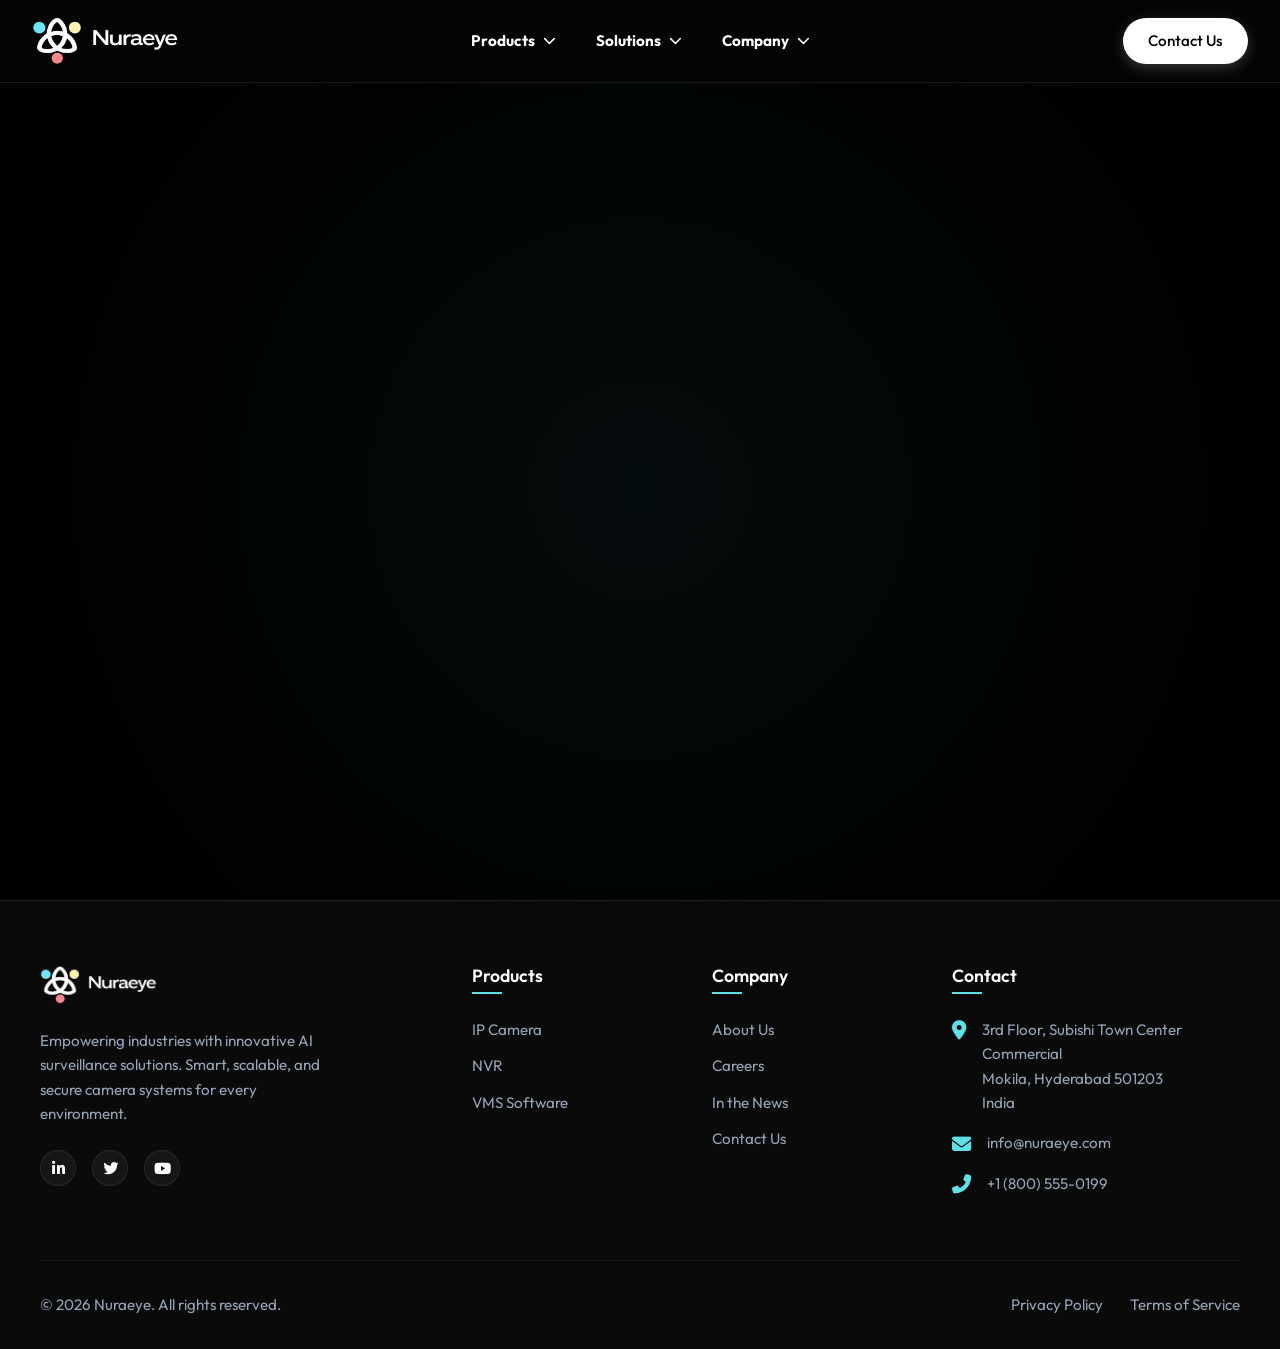
<file: index.html>
<!DOCTYPE html>
<html lang="en">

<head>
    <meta charset="UTF-8">
    <meta name="viewport" content="width=device-width, initial-scale=1.0">
    <title>Nuraeye | Innovative Solutions</title>

    <!-- Google Fonts: Outfit -->
    <link rel="preconnect" href="https://fonts.googleapis.com">
    <link rel="preconnect" href="https://fonts.gstatic.com" crossorigin>
    <link href="https://fonts.googleapis.com/css2?family=Outfit:wght@300;400;500;600;700&display=swap" rel="stylesheet">

    <!-- Font Awesome for mobile menu icon -->
    <link rel="stylesheet" href="https://cdnjs.cloudflare.com/ajax/libs/font-awesome/6.4.0/css/all.min.css">

    <!-- Custom CSS -->
    <link rel="stylesheet" href="index.css">
</head>

<body>

    <!-- Header Section -->
    <header class="navbar" id="navbar">
        <div class="navbar-container">

            <!-- Left: Logo -->
            <a href="#" class="logo">
                <img src="image.png" alt="Nuraeye Logo" class="logo-img">
            </a>

            <!-- Middle: Navigation Links -->
            <nav class="nav-links" id="nav-links">
                <div class="nav-item dropdown">
                    <span class="dropdown-trigger">Products <i class="fas fa-chevron-down"></i></span>
                    <div class="dropdown-menu">
                        <div class="dropdown-item dropdown-submenu">
                            <span class="submenu-trigger">IP Camera <i class="fas fa-chevron-right"></i></span>
                            <div class="submenu-menu">
                                <a href="products/ai-bullet-camera.html" class="dropdown-item">AI Bullet Camera</a>
                                <a href="products/ai-ptz-camera.html" class="dropdown-item">AI PTZ Camera</a>
                                <a href="products/ai-dome-camera.html" class="dropdown-item">AI Dome Camera</a>
                            </div>
                        </div>
                        <a href="products/nvr.html" class="dropdown-item">NVR</a>
                        <div class="dropdown-divider"></div>
                        <div class="dropdown-header">Software</div>
                        <a href="products/vms-software.html" class="dropdown-item">VMS Software</a>
                    </div>
                </div>
                <div class="nav-item dropdown">
                    <span class="dropdown-trigger">Solutions <i class="fas fa-chevron-down"></i></span>
                    <div class="dropdown-menu">
                        <div class="dropdown-item dropdown-submenu">
                            <span class="submenu-trigger">Industry Based <i class="fas fa-chevron-right"></i></span>
                            <div class="submenu-menu">
                                <a href="#solutions" class="dropdown-item">Gated Communities / Residential Societies</a>
                                <a href="#solutions" class="dropdown-item">Education</a>
                                <a href="#solutions" class="dropdown-item">Banking</a>
                                <a href="#solutions" class="dropdown-item">Healthcare</a>
                                <a href="#solutions" class="dropdown-item">Smart & Safe City </a>
                                <a href="#solutions" class="dropdown-item">Retail </a>
                                <a href="#solutions" class="dropdown-item">Manufacturing Warehouse </a>
                                <a href="#solutions" class="dropdown-item">Construction site</a>
                            </div>
                        </div>
                    </div>
                </div>
                <div class="nav-item dropdown">
                    <span class="dropdown-trigger">Company <i class="fas fa-chevron-down"></i></span>
                    <div class="dropdown-menu">
                        <a href="company/about.html" class="dropdown-item">About Us</a>
                        <a href="company/news.html" class="dropdown-item">In the News</a>
                        <a href="company/careers.html" class="dropdown-item">Careers</a>
                    </div>
                </div>
            </nav>

            <!-- Right: Contact Us Button & Mobile Toggle -->
            <div class="nav-actions">
                <a href="contact.html" class="btn btn-primary">Contact Us</a>
                <button class="mobile-menu-toggle" id="mobile-menu-toggle" aria-label="Toggle Menu">
                    <i class="fas fa-bars"></i>
                </button>
            </div>

        </div>
    </header>

    <!-- Main Content Placeholder -->
    <main>
        <section class="hero">
            <div class="hero-content">
                <div class="hero-media-full">
                    <div class="video-container-full">
                        <video id="main-hero-video" autoplay muted playsinline class="hero-video-full">
                            <source src="vedios/Video_Generation_Request_Fulfilled.mp4" type="video/mp4">
                            Your browser does not support the video tag.
                        </video>
                    </div>
                </div>
            </div>
            <!-- Decorative background elements -->
            <div class="glow glow-1"></div>
            <div class="glow glow-2"></div>
        </section>
    </main>

    <!-- Footer Section -->
    <footer class="footer">
        <div class="container">
            <div class="footer-top">

                <!-- 1. Brand -->
                <div class="footer-brand">
                    <a href="#" class="footer-logo">
                        <img src="image.png" alt="Nuraeye Logo">
                    </a>
                    <p class="footer-description">
                        Empowering industries with innovative AI surveillance solutions. Smart, scalable, and secure
                        camera systems for every environment.
                    </p>
                    <div class="footer-socials">
                        <a href="#" class="footer-social-link"><i class="fab fa-linkedin-in"></i></a>
                        <a href="#" class="footer-social-link"><i class="fab fa-twitter"></i></a>
                        <a href="#" class="footer-social-link"><i class="fab fa-youtube"></i></a>
                    </div>
                </div>

                <!-- 2. Products -->
                <div>
                    <h4 class="footer-title">Products</h4>
                    <ul class="footer-links">
                        <li><a href="products/ip-camera.html">IP Camera</a></li>
                        <li><a href="products/nvr.html">NVR</a></li>
                        <li><a href="products/vms-software.html">VMS Software</a></li>
                    </ul>
                </div>

                <!-- 3. Company -->
                <div>
                    <h4 class="footer-title">Company</h4>
                    <ul class="footer-links">
                        <li><a href="company/about.html">About Us</a></li>
                        <li><a href="company/careers.html">Careers</a></li>
                        <li><a href="company/news.html">In the News</a></li>
                        <li><a href="contact.html">Contact Us</a></li>
                    </ul>
                </div>

                <!-- 4. Contact -->
                <div>
                    <h4 class="footer-title">Contact</h4>
                    <div class="footer-contact-item">
                        <i class="fas fa-map-marker-alt"></i>
                        <span>3rd Floor, Subishi Town Center Commercial<br>Mokila, Hyderabad 501203<br>India</span>
                    </div>
                    <div class="footer-contact-item">
                        <i class="fas fa-envelope"></i>
                        <span>info@nuraeye.com</span>
                    </div>
                    <div class="footer-contact-item">
                        <i class="fas fa-phone-alt"></i>
                        <span>+1 (800) 555-0199</span>
                    </div>
                </div>

            </div>

            <!-- Footer Bottom -->
            <div class="footer-bottom">
                <div class="footer-copyright">
                    &copy; 2026 Nuraeye. All rights reserved.
                </div>
                <div class="footer-legal">
                    <a href="#">Privacy Policy</a>
                    <a href="#">Terms of Service</a>
                </div>
            </div>
        </div>
    </footer>

    <!-- Custom JS -->
    <script src="script.js"></script>
</body>

</html>
</file>
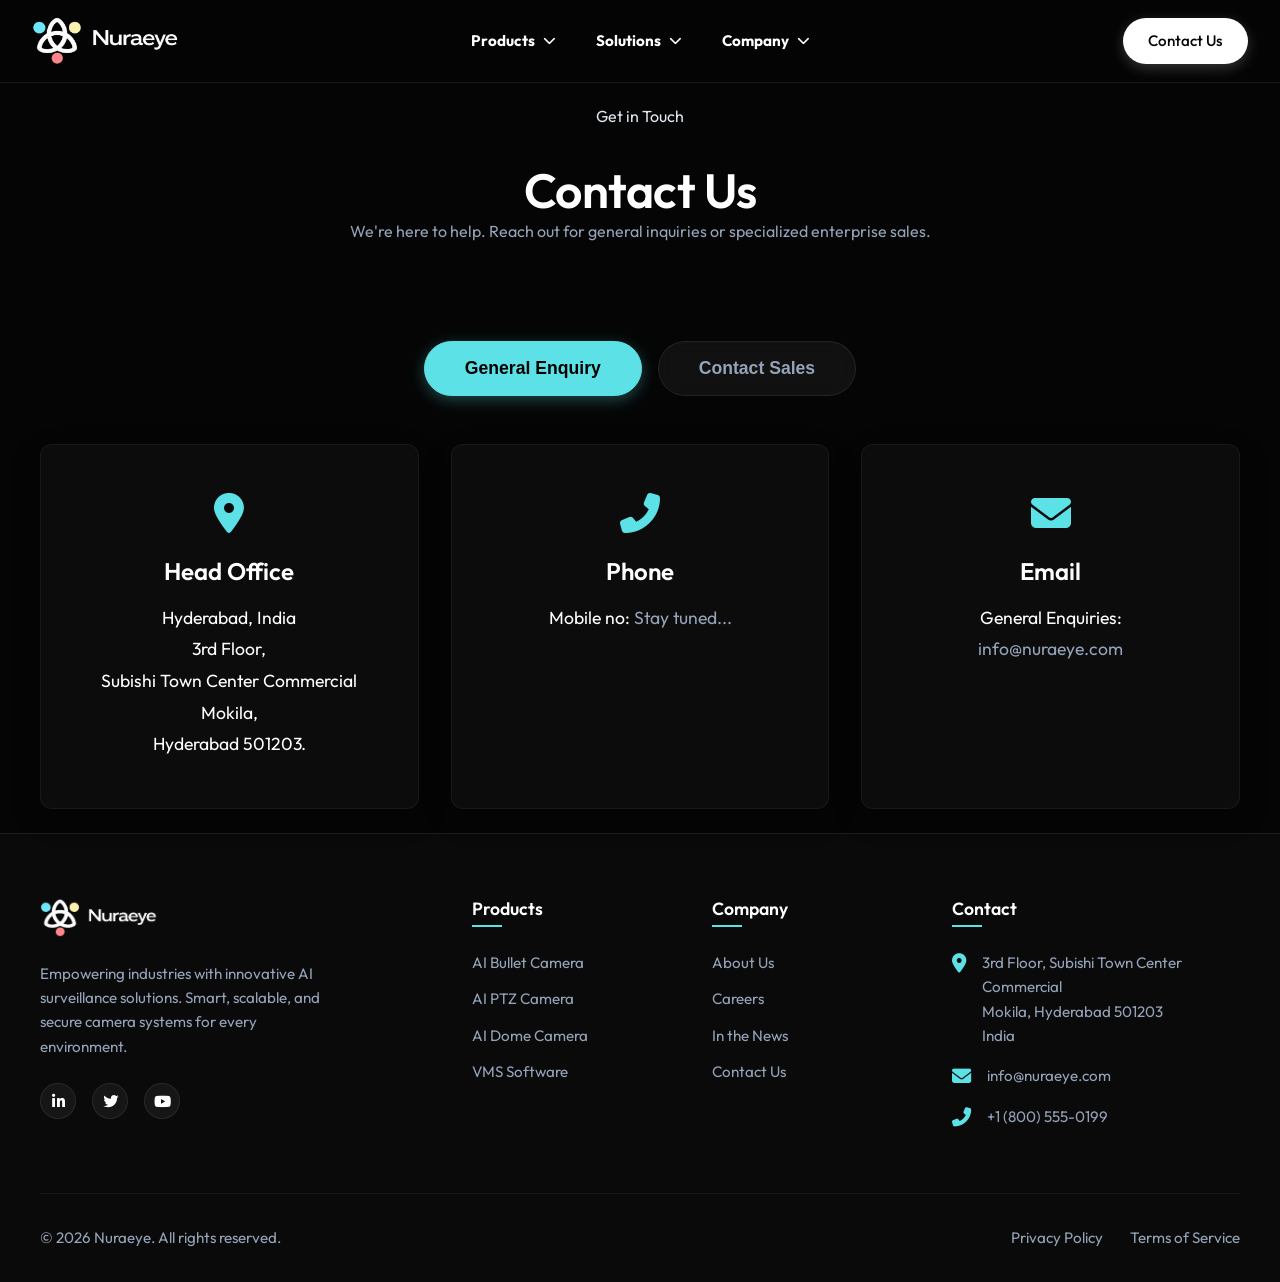
<file: contact.html>
<!DOCTYPE html>
<html lang="en">

<head>
    <meta charset="UTF-8">
    <meta name="viewport" content="width=device-width, initial-scale=1.0">
    <title>Contact Us | NuraEye Systems</title>

    <!-- Google Fonts: Outfit -->
    <link rel="preconnect" href="https://fonts.googleapis.com">
    <link rel="preconnect" href="https://fonts.gstatic.com" crossorigin>
    <link href="https://fonts.googleapis.com/css2?family=Outfit:wght@300;400;500;600;700&display=swap" rel="stylesheet">

    <!-- Font Awesome for mobile menu icon & other icons -->
    <link rel="stylesheet" href="https://cdnjs.cloudflare.com/ajax/libs/font-awesome/6.4.0/css/all.min.css">

    <!-- Custom CSS -->
    <link rel="stylesheet" href="index.css">
</head>

<body class="contact-page">

    <!-- Header Section -->
    <header class="navbar" id="navbar">
        <div class="navbar-container">

            <!-- Left: Logo -->
            <a href="index.html" class="logo">
                <img src="image.png" alt="Nuraeye Logo" class="logo-img">
            </a>

            <!-- Middle: Navigation Links -->
            <nav class="nav-links" id="nav-links">
                <div class="nav-item dropdown">
                    <span class="dropdown-trigger">Products <i class="fas fa-chevron-down"></i></span>
                    <div class="dropdown-menu">
                        <a href="products/ai-bullet-camera.html" class="dropdown-item">AI Bullet Camera</a>
                        <a href="products/ai-ptz-camera.html" class="dropdown-item">AI PTZ Camera</a>
                        <a href="products/ai-dome-camera.html" class="dropdown-item">AI Dome Camera</a>
                        <div class="dropdown-divider"></div>
                        <div class="dropdown-header">Software</div>
                        <a href="products/vms-software.html" class="dropdown-item">VMS Software</a>
                    </div>
                </div>
                <div class="nav-item dropdown">
                    <span class="dropdown-trigger">Solutions <i class="fas fa-chevron-down"></i></span>
                    <div class="dropdown-menu">
                        <div class="dropdown-item dropdown-submenu">
                            <span class="submenu-trigger">Industry Based <i class="fas fa-chevron-right"></i></span>
                            <div class="submenu-menu">
                                <a href="index.html#solutions" class="dropdown-item">Gated Communities / Residential
                                    Societies</a>
                                <a href="index.html#solutions" class="dropdown-item">Education</a>
                                <a href="index.html#solutions" class="dropdown-item">Banking</a>
                                <a href="index.html#solutions" class="dropdown-item">Healthcare</a>
                                <a href="index.html#solutions" class="dropdown-item">Smart & Safe City </a>
                                <a href="index.html#solutions" class="dropdown-item">Retail </a>
                                <a href="index.html#solutions" class="dropdown-item">Manufacturing Warehouse </a>
                                <a href="index.html#solutions" class="dropdown-item">Construction site</a>
                            </div>
                        </div>
                    </div>
                </div>
                <div class="nav-item dropdown">
                    <span class="dropdown-trigger">Company <i class="fas fa-chevron-down"></i></span>
                    <div class="dropdown-menu">
                        <a href="company/about.html" class="dropdown-item">About Us</a>
                        <a href="company/news.html" class="dropdown-item">In the News</a>
                        <a href="company/careers.html" class="dropdown-item">Careers</a>
                    </div>
                </div>
            </nav>

            <!-- Right: Contact Us Button & Mobile Toggle -->
            <div class="nav-actions">
                <a href="contact.html" class="btn btn-primary active">Contact Us</a>
                <button class="mobile-menu-toggle" id="mobile-menu-toggle" aria-label="Toggle Menu">
                    <i class="fas fa-bars"></i>
                </button>
            </div>

        </div>
    </header>

    <main style="padding-top: 80px;">
        <section class="section">
            <div class="container" style="max-width: 1200px;">
                <div class="section-header text-center">
                    <div class="badge" style="margin-bottom: 1rem;">Get in Touch</div>
                    <h1 class="section-title">Contact Us</h1>
                    <p style="color: var(--text-muted); margin-bottom: 3rem;">We're here to help. Reach out for general
                        inquiries or specialized enterprise sales.</p>
                </div>

                <div class="contact-tabs-container">
                    <button class="contact-tab-btn active" data-tab="tab-general">General Enquiry</button>
                    <button class="contact-tab-btn" data-tab="tab-sales">Contact Sales</button>
                </div>

                <!-- Tab 1: General Enquiry -->
                <div id="tab-general" class="contact-tab-content active">
                    <div style="display: flex; flex-wrap: wrap; justify-content: center; gap: 2rem;">
                        <!-- Address Block -->
                        <div
                            style="flex: 1; min-width: 300px; max-width: 500px; background: rgba(255, 255, 255, 0.03); border: 1px solid rgba(255, 255, 255, 0.05); padding: 3rem; border-radius: 12px; text-align: center; box-shadow: 0 10px 30px rgba(0, 0, 0, 0.2);">
                            <i class="fas fa-map-marker-alt"
                                style="font-size: 2.5rem; color: var(--logo-blue); margin-bottom: 1.5rem;"></i>
                            <h3 style="margin-bottom: 1rem; font-size: 1.5rem;">Head Office</h3>
                            <p style="color: var(--text-pure); line-height: 1.8; font-size: 1.1rem;">
                                Hyderabad, India<br>
                                3rd Floor,<br>
                                Subishi Town Center Commercial<br>
                                Mokila,<br>
                                Hyderabad 501203.
                            </p>
                        </div>

                        <!-- Contact Block -->
                        <div
                            style="flex: 1; min-width: 300px; max-width: 500px; background: rgba(255, 255, 255, 0.03); border: 1px solid rgba(255, 255, 255, 0.05); padding: 3rem; border-radius: 12px; text-align: center; box-shadow: 0 10px 30px rgba(0, 0, 0, 0.2);">
                            <i class="fas fa-phone-alt"
                                style="font-size: 2.5rem; color: var(--logo-blue); margin-bottom: 1.5rem;"></i>
                            <h3 style="margin-bottom: 1rem; font-size: 1.5rem;">Phone</h3>
                            <p style="color: var(--text-pure); line-height: 1.8; font-size: 1.1rem;">
                                Mobile no: <span style="color: var(--text-muted);">Stay tuned...</span>
                            </p>
                        </div>

                        <!-- Email Block -->
                        <div
                            style="flex: 1; min-width: 300px; max-width: 500px; background: rgba(255, 255, 255, 0.03); border: 1px solid rgba(255, 255, 255, 0.05); padding: 3rem; border-radius: 12px; text-align: center; box-shadow: 0 10px 30px rgba(0, 0, 0, 0.2);">
                            <i class="fas fa-envelope"
                                style="font-size: 2.5rem; color: var(--logo-blue); margin-bottom: 1.5rem;"></i>
                            <h3 style="margin-bottom: 1rem; font-size: 1.5rem;">Email</h3>
                            <p style="color: var(--text-pure); line-height: 1.8; font-size: 1.1rem;">
                                General Enquiries: <span style="color: var(--text-muted);">info@nuraeye.com</span>
                            </p>
                        </div>
                    </div>
                </div>

                <!-- Tab 2: Contact Sales Form -->
                <div id="tab-sales" class="contact-tab-content">
                    <div class="glass-panel"
                        style="padding: 3rem; border-radius: 12px; box-shadow: 0 10px 30px rgba(0, 0, 0, 0.3); max-width: 800px; margin: 0 auto; text-align: left;">
                        <h2
                            style="font-size: 2rem; color: var(--text-pure); margin-bottom: 0.5rem; text-align: center;">
                            Contact Sales</h2>
                        <p style="color: var(--text-muted); margin-bottom: 2.5rem; text-align: center;">Fill out the
                            form below and our sales team will respond promptly.</p>

                        <form id="sales-form">
                            <!-- User Type -->
                            <div class="form-group">
                                <label class="form-label">User Type *</label>
                                <div class="radio-group">
                                    <label class="radio-label">
                                        <input type="radio" name="user_type" value="business" checked> Business
                                    </label>
                                    <label class="radio-label">
                                        <input type="radio" name="user_type" value="personal"> Personal
                                    </label>
                                </div>
                            </div>

                            <h3 class="form-section-title">What can we help you with?</h3>

                            <div class="form-group">
                                <label class="form-label" for="camera_count">Number of cameras needed <span
                                        style="color: red;">*</span></label>
                                <select class="form-control" id="camera_count" name="camera_count" required>
                                    <option value="" disabled selected>Please Select...</option>
                                    <option value="1-10">1 - 10</option>
                                    <option value="11-50">11 - 50</option>
                                    <option value="51-200">51 - 200</option>
                                    <option value="200+">200+</option>
                                </select>
                            </div>

                            <div class="form-group">
                                <label class="form-label" for="message">Message <span
                                        style="color: red;">*</span></label>
                                <textarea class="form-control" id="message" name="message"
                                    placeholder="Please describe your requirements..." maxlength="200"
                                    required></textarea>
                                <div style="text-align: right; font-size: 0.8rem; color: var(--text-muted); margin-top: 0.25rem;"
                                    id="message-counter">0/200</div>
                            </div>

                            <h3 class="form-section-title">How can we reach you?</h3>

                            <div class="form-row form-row-mb">
                                <div class="form-group">
                                    <label class="form-label" for="first_name">First Name <span
                                            style="color: red;">*</span></label>
                                    <input type="text" class="form-control" id="first_name" name="first_name" required>
                                </div>
                                <div class="form-group">
                                    <label class="form-label" for="last_name">Last Name <span
                                            style="color: red;">*</span></label>
                                    <input type="text" class="form-control" id="last_name" name="last_name" required>
                                </div>
                            </div>

                            <div class="form-row form-row-mb">
                                <div class="form-group">
                                    <label class="form-label" for="email">Email <span
                                            style="color: red;">*</span></label>
                                    <input type="email" class="form-control" id="email" name="email" required>
                                </div>
                                <div class="form-group">
                                    <label class="form-label" for="phone">Phone <span
                                            style="color: red;">*</span></label>
                                    <div style="display: flex;">
                                        <select class="form-control"
                                            style="width: 80px; border-top-right-radius: 0; border-bottom-right-radius: 0; border-right: none;">
                                            <option value="+91">+91</option>
                                            <option value="+1">+1</option>
                                            <option value="+44">+44</option>
                                        </select>
                                        <input type="tel" class="form-control" id="phone" name="phone"
                                            style="border-top-left-radius: 0; border-bottom-left-radius: 0;" required>
                                    </div>
                                </div>
                            </div>

                            <div id="company-details-section">
                                <h3 class="form-section-title">Company Details</h3>

                                <div class="form-group">
                                    <label class="form-label" for="company_name">Company Name <span
                                            style="color: red;">*</span></label>
                                    <input type="text" class="form-control" id="company_name" name="company_name"
                                        required>
                                </div>

                                <div class="form-row form-row-mb">
                                    <div class="form-group">
                                        <label class="form-label" for="business_role">Business Type/Role</label>
                                        <select class="form-control" id="business_role" name="business_role">
                                            <option value="" disabled selected>Please Select...</option>
                                            <option value="distributor">Distributor</option>
                                            <option value="installer">Installer / System Integrator</option>
                                            <option value="consultant">Consultant</option>
                                            <option value="enduser">End User</option>
                                            <option value="other">Other</option>
                                        </select>
                                    </div>
                                    <div class="form-group">
                                        <label class="form-label" for="industry">Industry</label>
                                        <select class="form-control" id="industry" name="industry">
                                            <option value="" disabled selected>Please select your industry.</option>
                                            <option value="retail">Retail</option>
                                            <option value="commercial">Commercial Real Estate</option>
                                            <option value="education">Education</option>
                                            <option value="healthcare">Healthcare</option>
                                            <option value="other">Other</option>
                                        </select>
                                    </div>
                                </div>

                                <div class="form-group">
                                    <label class="form-label" for="job_title">Job Title</label>
                                    <input type="text" class="form-control" id="job_title" name="job_title">
                                </div>
                            </div>

                            <div class="form-row form-row-mb">
                                <div class="form-group">
                                    <label class="form-label" for="country">Country/Region</label>
                                    <select class="form-control" id="country" name="country">
                                        <option value="India" selected>India</option>
                                        <option value="USA">United States</option>
                                        <option value="UK">United Kingdom</option>
                                    </select>
                                </div>
                                <div class="form-group">
                                    <label class="form-label" for="state">Province/State</label>
                                    <input type="text" class="form-control" id="state" name="state"
                                        placeholder="e.g. Telangana">
                                </div>
                            </div>

                            <div class="form-row form-row-mb">
                                <div class="form-group">
                                    <label class="form-label" for="city">City</label>
                                    <input type="text" class="form-control" id="city" name="city">
                                </div>
                                <div class="form-group">
                                    <label class="form-label" for="postcode">Postcode</label>
                                    <input type="text" class="form-control" id="postcode" name="postcode">
                                </div>
                            </div>

                            <div style="margin-top: 3rem;">
                                <label class="checkbox-label">
                                    <input type="checkbox" name="subscribe">
                                    <span>Yes, I would like to subscribe to newsletters and be informed of new products,
                                        services and surveys from NuraEye. I understand that I can unsubscribe at any
                                        time.</span>
                                </label>

                                <label class="checkbox-label">
                                    <input type="checkbox" name="privacy" required>
                                    <span>By submitting this form, I confirm that I have read and agreed to the <a
                                            href="#"
                                            style="color: var(--logo-blue); text-decoration: underline;">privacy
                                            policy</a>. <span style="color: red;">*</span></span>
                                </label>
                            </div>

                            <div style="margin-top: 2rem; text-align: center;">
                                <button type="submit" class="btn btn-primary btn-lg"
                                    style="width: 100%; max-width: 250px;">Submit</button>
                            </div>

                        </form>
                    </div>
                </div>
            </div>
        </section>
    </main>

    <!-- Footer Section -->
    <footer class="footer">
        <div class="container">
            <div class="footer-top">

                <!-- 1. Brand -->
                <div class="footer-brand">
                    <a href="#" class="footer-logo">
                        <img src="image.png" alt="Nuraeye Logo">
                    </a>
                    <p class="footer-description">
                        Empowering industries with innovative AI surveillance solutions. Smart, scalable, and secure
                        camera systems for every environment.
                    </p>
                    <div class="footer-socials">
                        <a href="#" class="footer-social-link"><i class="fab fa-linkedin-in"></i></a>
                        <a href="#" class="footer-social-link"><i class="fab fa-twitter"></i></a>
                        <a href="#" class="footer-social-link"><i class="fab fa-youtube"></i></a>
                    </div>
                </div>

                <!-- 2. Products -->
                <div>
                    <h4 class="footer-title">Products</h4>
                    <ul class="footer-links">
                        <li><a href="products/ai-bullet-camera.html">AI Bullet Camera</a></li>
                        <li><a href="products/ai-ptz-camera.html">AI PTZ Camera</a></li>
                        <li><a href="products/ai-dome-camera.html">AI Dome Camera</a></li>
                        <li><a href="products/vms-software.html">VMS Software</a></li>
                    </ul>
                </div>

                <!-- 3. Company -->
                <div>
                    <h4 class="footer-title">Company</h4>
                    <ul class="footer-links">
                        <li><a href="company/about.html">About Us</a></li>
                        <li><a href="company/careers.html">Careers</a></li>
                        <li><a href="company/news.html">In the News</a></li>
                        <li><a href="contact.html">Contact Us</a></li>
                    </ul>
                </div>

                <!-- 4. Contact -->
                <div>
                    <h4 class="footer-title">Contact</h4>
                    <div class="footer-contact-item">
                        <i class="fas fa-map-marker-alt"></i>
                        <span>3rd Floor, Subishi Town Center Commercial<br>Mokila, Hyderabad 501203<br>India</span>
                    </div>
                    <div class="footer-contact-item">
                        <i class="fas fa-envelope"></i>
                        <span>info@nuraeye.com</span>
                    </div>
                    <div class="footer-contact-item">
                        <i class="fas fa-phone-alt"></i>
                        <span>+1 (800) 555-0199</span>
                    </div>
                </div>

            </div>

            <!-- Footer Bottom -->
            <div class="footer-bottom">
                <div class="footer-copyright">
                    &copy; 2026 Nuraeye. All rights reserved.
                </div>
                <div class="footer-legal">
                    <a href="#">Privacy Policy</a>
                    <a href="#">Terms of Service</a>
                </div>
            </div>
        </div>
    </footer>


    <!-- Custom JS -->
    <script src="script.js"></script>
</body>

</html>
</file>
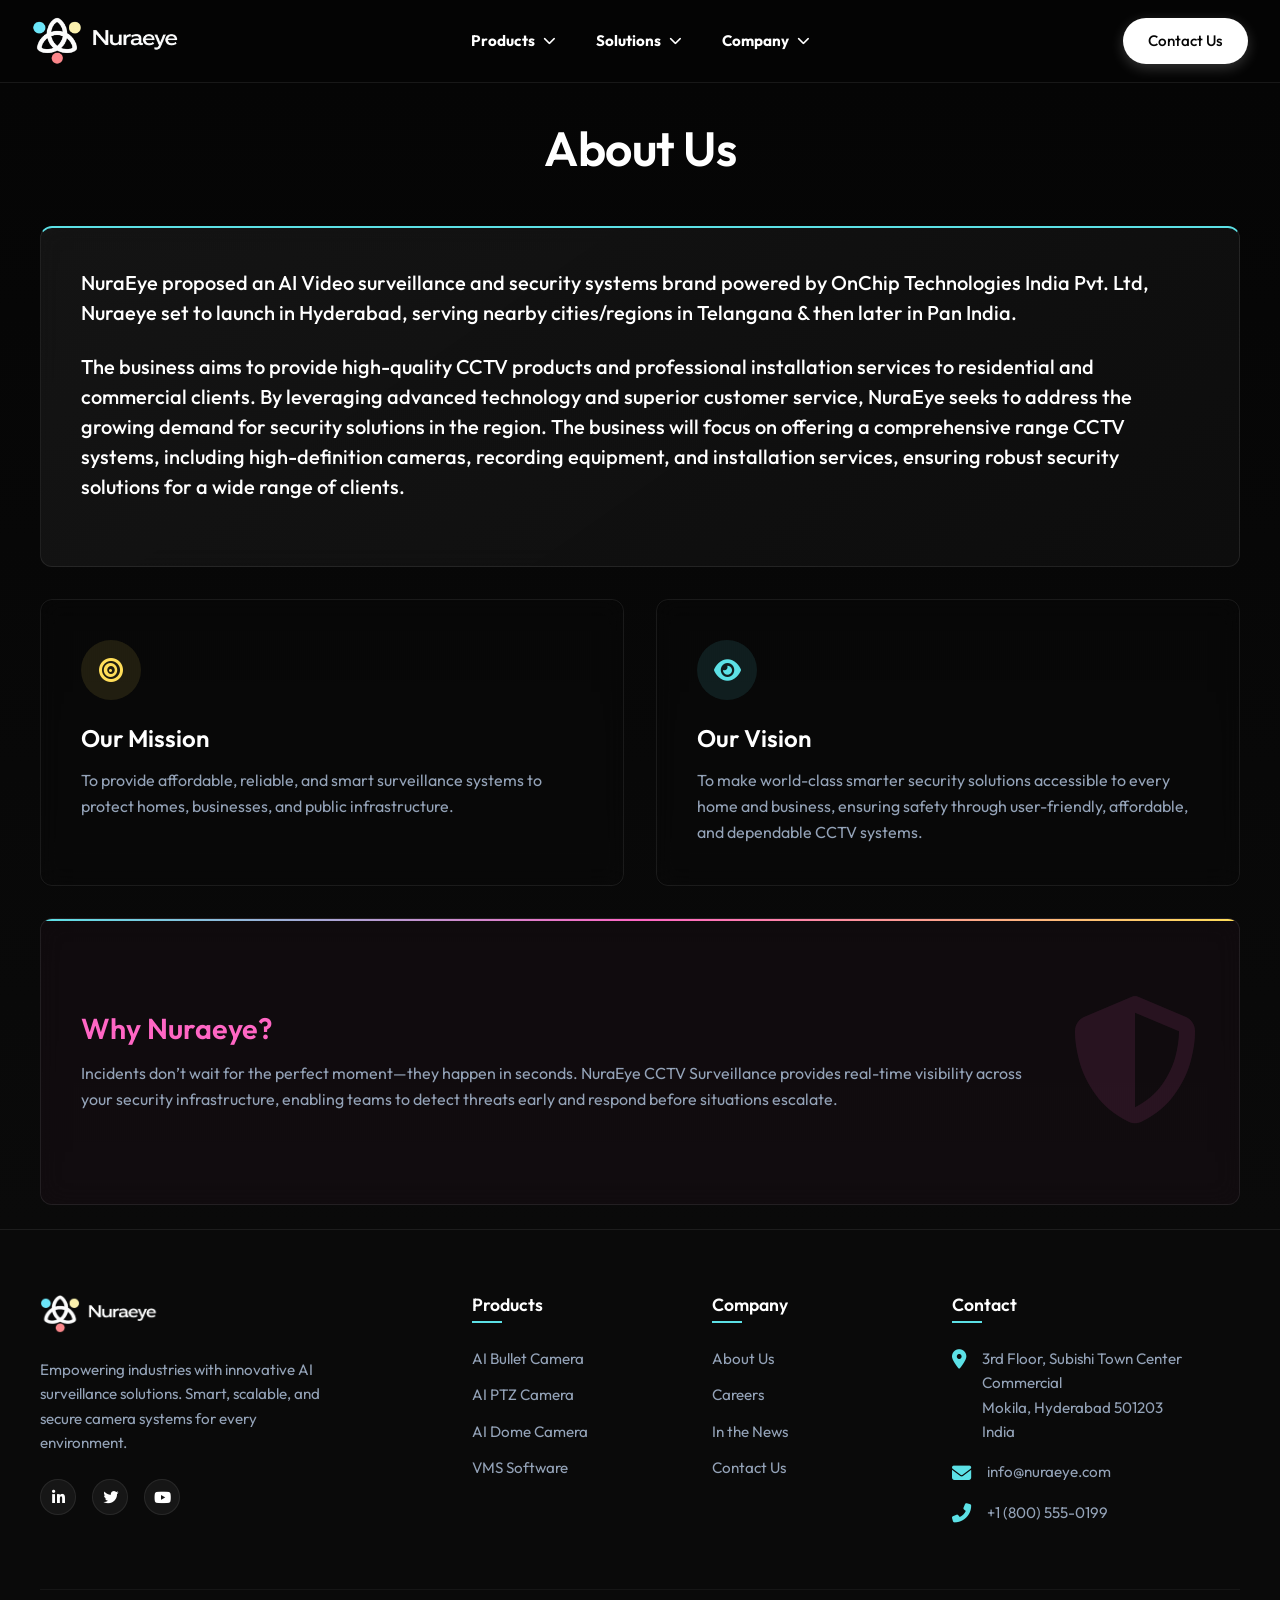
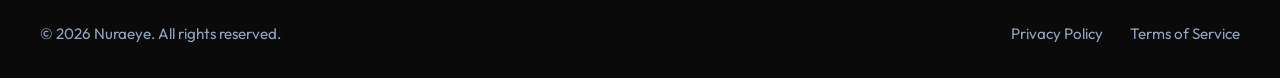
<file: company/about.html>
<!DOCTYPE html>
<html lang="en">

<head>
    <meta charset="UTF-8">
    <meta name="viewport" content="width=device-width, initial-scale=1.0">
    <title>About Us | NuraEye Systems</title>

    <!-- Google Fonts: Outfit -->
    <link rel="preconnect" href="https://fonts.googleapis.com">
    <link rel="preconnect" href="https://fonts.gstatic.com" crossorigin>
    <link href="https://fonts.googleapis.com/css2?family=Outfit:wght@300;400;500;600;700&display=swap" rel="stylesheet">

    <!-- Font Awesome for mobile menu icon & other icons -->
    <link rel="stylesheet" href="https://cdnjs.cloudflare.com/ajax/libs/font-awesome/6.4.0/css/all.min.css">

    <!-- Custom CSS -->
    <link rel="stylesheet" href="../index.css">
</head>

<body class="about-page">

    <!-- Header Section -->
    <header class="navbar" id="navbar">
        <div class="navbar-container">

            <!-- Left: Logo -->
            <a href="../index.html" class="logo">
                <img src="../image.png" alt="Nuraeye Logo" class="logo-img">
            </a>

            <!-- Middle: Navigation Links -->
            <nav class="nav-links" id="nav-links">
                <div class="nav-item dropdown">
                    <span class="dropdown-trigger">Products <i class="fas fa-chevron-down"></i></span>
                    <div class="dropdown-menu">
                        <a href="../products/ai-bullet-camera.html" class="dropdown-item">AI Bullet Camera</a>
                        <a href="../products/ai-ptz-camera.html" class="dropdown-item">AI PTZ Camera</a>
                        <a href="../products/ai-dome-camera.html" class="dropdown-item">AI Dome Camera</a>
                        <div class="dropdown-divider"></div>
                        <div class="dropdown-header">Software</div>
                        <a href="../products/vms-software.html" class="dropdown-item">VMS Software</a>
                    </div>
                </div>
                <div class="nav-item dropdown">
                    <span class="dropdown-trigger">Solutions <i class="fas fa-chevron-down"></i></span>
                    <div class="dropdown-menu">
                        <div class="dropdown-item dropdown-submenu">
                            <span class="submenu-trigger">Industry Based <i class="fas fa-chevron-right"></i></span>
                            <div class="submenu-menu">
                                <a href="../index.html#solutions" class="dropdown-item">Gated Communities / Residential
                                    Societies</a>
                                <a href="../index.html#solutions" class="dropdown-item">Education</a>
                                <a href="../index.html#solutions" class="dropdown-item">Banking</a>
                                <a href="../index.html#solutions" class="dropdown-item">Healthcare</a>
                                <a href="../index.html#solutions" class="dropdown-item">Smart & Safe City </a>
                                <a href="../index.html#solutions" class="dropdown-item">Retail </a>
                                <a href="../index.html#solutions" class="dropdown-item">Manufacturing Warehouse </a>
                                <a href="../index.html#solutions" class="dropdown-item">Construction site</a>
                            </div>
                        </div>
                    </div>
                </div>
                <div class="nav-item dropdown">
                    <span class="dropdown-trigger active">Company <i class="fas fa-chevron-down"></i></span>
                    <div class="dropdown-menu">
                        <a href="about.html" class="dropdown-item">About Us</a>
                        <a href="news.html" class="dropdown-item">In the News</a>
                        <a href="careers.html" class="dropdown-item">Careers</a>
                    </div>
                </div>
            </nav>

            <!-- Right: Contact Us Button & Mobile Toggle -->
            <div class="nav-actions">
                <a href="../contact.html" class="btn btn-primary">Contact Us</a>
                <button class="mobile-menu-toggle" id="mobile-menu-toggle" aria-label="Toggle Menu">
                    <i class="fas fa-bars"></i>
                </button>
            </div>

        </div>
    </header>

    <main style="padding-top: 80px;"> <!-- Push down to avoid header overlap -->
        <section id="about" class="section about-section">
            <div class="container">
                <div class="section-header text-center">
                    <h1 class="section-title">About Us</h1>
                </div>

                <div class="about-grid">
                    <!-- Main About Content -->
                    <div class="about-main-card glass-panel">
                        <p class="about-lead">NuraEye proposed an AI Video surveillance and security systems brand
                            powered by OnChip Technologies India Pvt. Ltd, Nuraeye set to launch in Hyderabad, serving
                            nearby cities/regions in Telangana & then later in Pan India.</p>
                        <p class="about-lead">The business aims to provide high-quality CCTV products and professional
                            installation services to residential and commercial clients. By leveraging advanced
                            technology and superior customer service, NuraEye seeks to address the growing demand for
                            security solutions in the region. The business will focus on offering a comprehensive range
                            CCTV systems, including high-definition cameras, recording equipment, and installation
                            services, ensuring robust security solutions for a wide range of clients.</p>
                    </div>

                    <!-- Mission & Vision Cards -->
                    <div class="mission-vision-grid">
                        <div class="mv-card glass-panel">
                            <div class="mv-icon"><i class="fas fa-bullseye"></i></div>
                            <h3>Our Mission</h3>
                            <p>To provide affordable, reliable, and smart surveillance systems to protect homes,
                                businesses, and public infrastructure.</p>
                        </div>
                        <div class="mv-card glass-panel">
                            <div class="mv-icon"><i class="fas fa-eye"></i></div>
                            <h3>Our Vision</h3>
                            <p>To make world-class smarter security solutions accessible to every home and business,
                                ensuring safety through user-friendly, affordable, and dependable CCTV systems.</p>
                        </div>
                    </div>

                    <!-- Why Nuraeye -->
                    <div class="why-nuraeye glass-panel highlight-border">
                        <div class="why-content">
                            <h3>Why Nuraeye?</h3>
                            <p>Incidents don’t wait for the perfect moment—they happen in seconds. NuraEye CCTV
                                Surveillance provides real-time visibility across your security infrastructure, enabling
                                teams to detect threats early and respond before situations escalate.</p>
                        </div>
                        <div class="why-graphic">
                            <i class="fas fa-shield-alt shield-icon"></i>
                        </div>
                    </div>
                </div>
            </div>
        </section>
    </main>

    <!-- Footer Section -->
    <footer class="footer">
        <div class="container">
            <div class="footer-top">

                <!-- 1. Brand -->
                <div class="footer-brand">
                    <a href="#" class="footer-logo">
                        <img src="../image.png" alt="Nuraeye Logo">
                    </a>
                    <p class="footer-description">
                        Empowering industries with innovative AI surveillance solutions. Smart, scalable, and secure
                        camera systems for every environment.
                    </p>
                    <div class="footer-socials">
                        <a href="#" class="footer-social-link"><i class="fab fa-linkedin-in"></i></a>
                        <a href="#" class="footer-social-link"><i class="fab fa-twitter"></i></a>
                        <a href="#" class="footer-social-link"><i class="fab fa-youtube"></i></a>
                    </div>
                </div>

                <!-- 2. Products -->
                <div>
                    <h4 class="footer-title">Products</h4>
                    <ul class="footer-links">
                        <li><a href="../products/ai-bullet-camera.html">AI Bullet Camera</a></li>
                        <li><a href="../products/ai-ptz-camera.html">AI PTZ Camera</a></li>
                        <li><a href="../products/ai-dome-camera.html">AI Dome Camera</a></li>
                        <li><a href="../products/vms-software.html">VMS Software</a></li>
                    </ul>
                </div>

                <!-- 3. Company -->
                <div>
                    <h4 class="footer-title">Company</h4>
                    <ul class="footer-links">
                        <li><a href="about.html">About Us</a></li>
                        <li><a href="careers.html">Careers</a></li>
                        <li><a href="news.html">In the News</a></li>
                        <li><a href="../contact.html">Contact Us</a></li>
                    </ul>
                </div>

                <!-- 4. Contact -->
                <div>
                    <h4 class="footer-title">Contact</h4>
                    <div class="footer-contact-item">
                        <i class="fas fa-map-marker-alt"></i>
                        <span>3rd Floor, Subishi Town Center Commercial<br>Mokila, Hyderabad 501203<br>India</span>
                    </div>
                    <div class="footer-contact-item">
                        <i class="fas fa-envelope"></i>
                        <span>info@nuraeye.com</span>
                    </div>
                    <div class="footer-contact-item">
                        <i class="fas fa-phone-alt"></i>
                        <span>+1 (800) 555-0199</span>
                    </div>
                </div>

            </div>

            <!-- Footer Bottom -->
            <div class="footer-bottom">
                <div class="footer-copyright">
                    &copy; 2026 Nuraeye. All rights reserved.
                </div>
                <div class="footer-legal">
                    <a href="#">Privacy Policy</a>
                    <a href="#">Terms of Service</a>
                </div>
            </div>
        </div>
    </footer>

    <!-- Custom JS -->
    <script src="../script.js"></script>
</body>

</html>
</file>
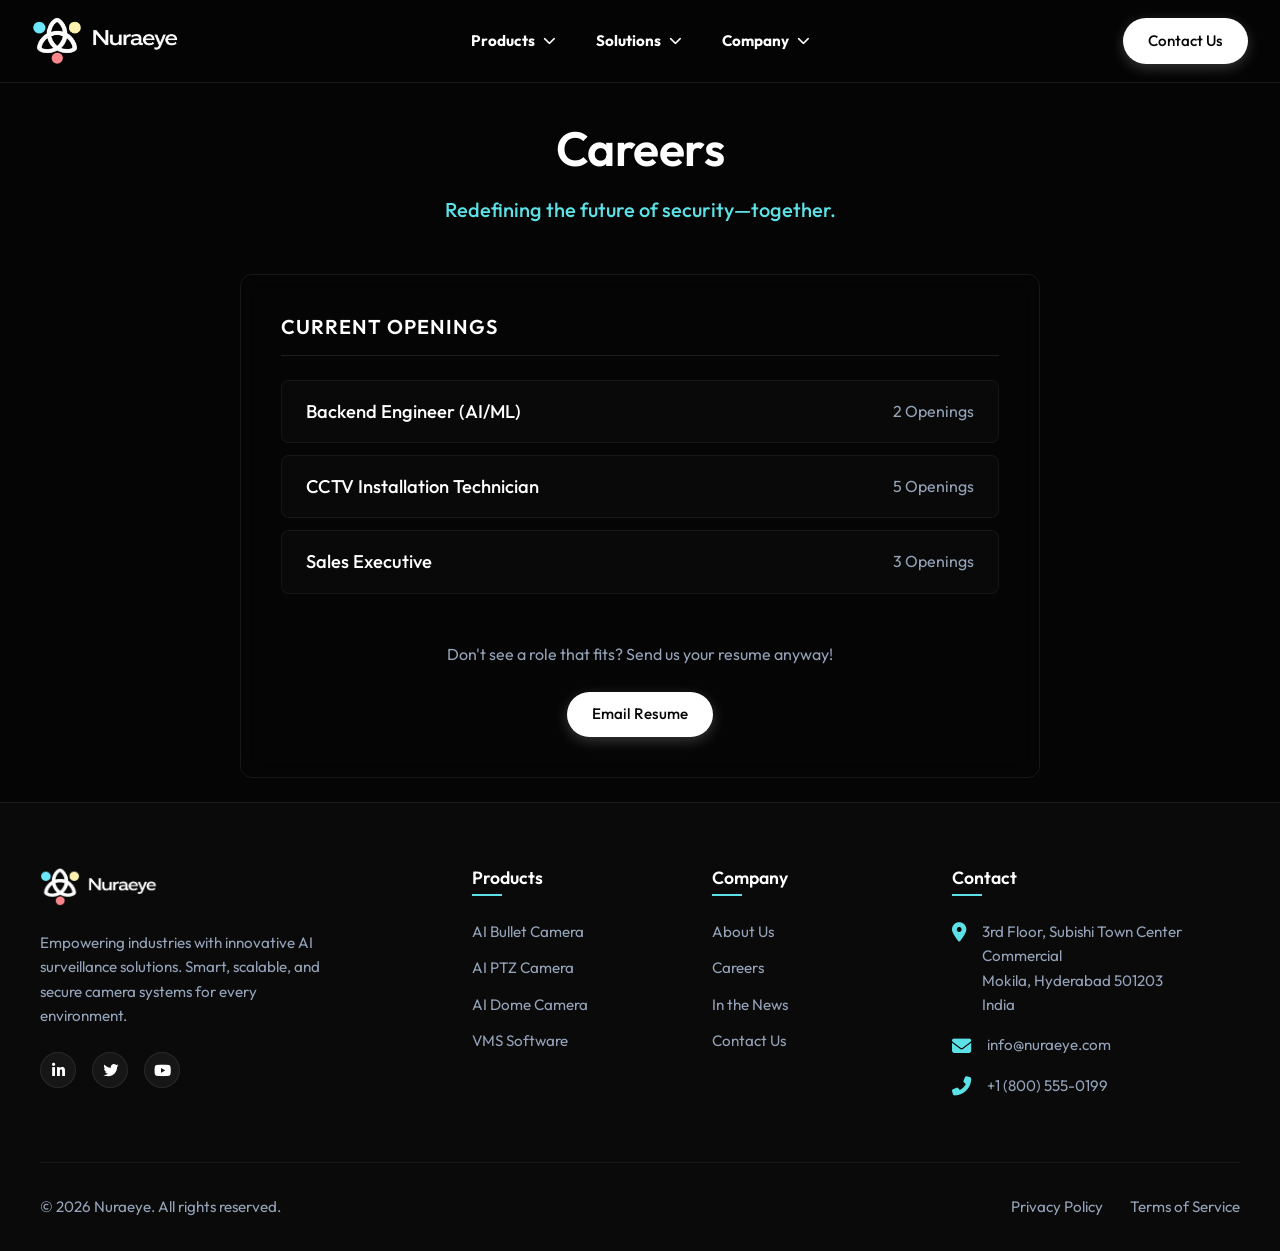
<file: company/careers.html>
<!DOCTYPE html>
<html lang="en">

<head>
    <meta charset="UTF-8">
    <meta name="viewport" content="width=device-width, initial-scale=1.0">
    <title>Careers | NuraEye Systems</title>

    <!-- Google Fonts: Outfit -->
    <link rel="preconnect" href="https://fonts.googleapis.com">
    <link rel="preconnect" href="https://fonts.gstatic.com" crossorigin>
    <link href="https://fonts.googleapis.com/css2?family=Outfit:wght@300;400;500;600;700&display=swap" rel="stylesheet">

    <!-- Font Awesome for mobile menu icon & other icons -->
    <link rel="stylesheet" href="https://cdnjs.cloudflare.com/ajax/libs/font-awesome/6.4.0/css/all.min.css">

    <!-- Custom CSS -->
    <link rel="stylesheet" href="../index.css">
</head>

<body class="careers-page">

    <!-- Header Section -->
    <header class="navbar" id="navbar">
        <div class="navbar-container">

            <!-- Left: Logo -->
            <a href="../index.html" class="logo">
                <img src="../image.png" alt="Nuraeye Logo" class="logo-img">
            </a>

            <!-- Middle: Navigation Links -->
            <nav class="nav-links" id="nav-links">
                <div class="nav-item dropdown">
                    <span class="dropdown-trigger">Products <i class="fas fa-chevron-down"></i></span>
                    <div class="dropdown-menu">
                        <a href="../../products/ai-bullet-camera.html" class="dropdown-item">AI Bullet Camera</a>
                        <a href="../../products/ai-ptz-camera.html" class="dropdown-item">AI PTZ Camera</a>
                        <a href="../../products/ai-dome-camera.html" class="dropdown-item">AI Dome Camera</a>
                        <div class="dropdown-divider"></div>
                        <div class="dropdown-header">Software</div>
                        <a href="../../products/vms-software.html" class="dropdown-item">VMS Software</a>
                    </div>
                </div>
                <div class="nav-item dropdown">
                    <span class="dropdown-trigger">Solutions <i class="fas fa-chevron-down"></i></span>
                    <div class="dropdown-menu">
                        <div class="dropdown-item dropdown-submenu">
                            <span class="submenu-trigger">Industry Based <i class="fas fa-chevron-right"></i></span>
                            <div class="submenu-menu">
                                <a href="../../index.html#solutions" class="dropdown-item">Gated Communities /
                                    Residential Societies</a>
                                <a href="../../index.html#solutions" class="dropdown-item">Education</a>
                                <a href="../../index.html#solutions" class="dropdown-item">Banking</a>
                                <a href="../../index.html#solutions" class="dropdown-item">Healthcare</a>
                                <a href="../../index.html#solutions" class="dropdown-item">Smart & Safe City </a>
                                <a href="../../index.html#solutions" class="dropdown-item">Retail </a>
                                <a href="../../index.html#solutions" class="dropdown-item">Manufacturing Warehouse </a>
                                <a href="../../index.html#solutions" class="dropdown-item">Construction site</a>
                            </div>
                        </div>
                    </div>
                </div>
                <div class="nav-item dropdown">
                    <span class="dropdown-trigger active">Company <i class="fas fa-chevron-down"></i></span>
                    <div class="dropdown-menu">
                        <a href="about.html" class="dropdown-item">About Us</a>
                        <a href="news.html" class="dropdown-item">In the News</a>
                        <a href="careers.html" class="dropdown-item">Careers</a>
                    </div>
                </div>
            </nav>

            <!-- Right: Contact Us Button & Mobile Toggle -->
            <div class="nav-actions">
                <a href="../contact.html" class="btn btn-primary">Contact Us</a>
                <button class="mobile-menu-toggle" id="mobile-menu-toggle" aria-label="Toggle Menu">
                    <i class="fas fa-bars"></i>
                </button>
            </div>

        </div>
    </header>

    <main style="padding-top: 80px;">
        <section class="section">
            <div class="container" style="max-width: 800px;">
                <div class="section-header text-center">

                    <h1 class="section-title">Careers</h1>
                    <p style="color: var(--logo-blue); font-size: 1.25rem; font-weight: 500; margin-top: 1rem;">
                        Redefining the future of security—together.</p>
                </div>

                <!-- Careers -->
                <div class="careers-section glass-panel">
                    <h4
                        style="font-size: 1.25rem; margin-bottom: 1.5rem; color: var(--text-pure); border-bottom: 1px solid rgba(255,255,255,0.1); padding-bottom: 1rem;">
                        Current Openings</h4>
                    <ul class="jobs-list">
                        <li class="job-item">
                            <span class="job-role" style="font-size: 1.15rem;">Backend Engineer (AI/ML)</span>
                            <span class="job-openings badge">2 Openings</span>
                        </li>
                        <li class="job-item">
                            <span class="job-role" style="font-size: 1.15rem;">CCTV Installation Technician</span>
                            <span class="job-openings badge">5 Openings</span>
                        </li>
                        <li class="job-item">
                            <span class="job-role" style="font-size: 1.15rem;">Sales Executive</span>
                            <span class="job-openings badge">3 Openings</span>
                        </li>
                    </ul>

                    <div style="margin-top: 3rem; text-align: center;">
                        <p style="color: var(--text-muted); margin-bottom: 1.5rem;">Don't see a role that fits? Send us
                            your resume anyway!</p>
                        <a href="mailto:careers@nuraeye.com" class="btn btn-primary">Email Resume</a>
                    </div>
                </div>

            </div>
        </section>
    </main>

    <!-- Footer Section -->
    <footer class="footer">
        <div class="container">
            <div class="footer-top">

                <!-- 1. Brand -->
                <div class="footer-brand">
                    <a href="#" class="footer-logo">
                        <img src="../../image.png" alt="Nuraeye Logo">
                    </a>
                    <p class="footer-description">
                        Empowering industries with innovative AI surveillance solutions. Smart, scalable, and secure
                        camera systems for every environment.
                    </p>
                    <div class="footer-socials">
                        <a href="#" class="footer-social-link"><i class="fab fa-linkedin-in"></i></a>
                        <a href="#" class="footer-social-link"><i class="fab fa-twitter"></i></a>
                        <a href="#" class="footer-social-link"><i class="fab fa-youtube"></i></a>
                    </div>
                </div>

                <!-- 2. Products -->
                <div>
                    <h4 class="footer-title">Products</h4>
                    <ul class="footer-links">
                        <li><a href="../../products/ai-bullet-camera.html">AI Bullet Camera</a></li>
                        <li><a href="../../products/ai-ptz-camera.html">AI PTZ Camera</a></li>
                        <li><a href="../../products/ai-dome-camera.html">AI Dome Camera</a></li>
                        <li><a href="../../products/vms-software.html">VMS Software</a></li>
                    </ul>
                </div>

                <!-- 3. Company -->
                <div>
                    <h4 class="footer-title">Company</h4>
                    <ul class="footer-links">
                        <li><a href="../about.html">About Us</a></li>
                        <li><a href="careers.html">Careers</a></li>
                        <li><a href="../news.html">In the News</a></li>
                        <li><a href="../../contact.html">Contact Us</a></li>
                    </ul>
                </div>

                <!-- 4. Contact -->
                <div>
                    <h4 class="footer-title">Contact</h4>
                    <div class="footer-contact-item">
                        <i class="fas fa-map-marker-alt"></i>
                        <span>3rd Floor, Subishi Town Center Commercial<br>Mokila, Hyderabad 501203<br>India</span>
                    </div>
                    <div class="footer-contact-item">
                        <i class="fas fa-envelope"></i>
                        <span>info@nuraeye.com</span>
                    </div>
                    <div class="footer-contact-item">
                        <i class="fas fa-phone-alt"></i>
                        <span>+1 (800) 555-0199</span>
                    </div>
                </div>

            </div>

            <!-- Footer Bottom -->
            <div class="footer-bottom">
                <div class="footer-copyright">
                    &copy; 2026 Nuraeye. All rights reserved.
                </div>
                <div class="footer-legal">
                    <a href="#">Privacy Policy</a>
                    <a href="#">Terms of Service</a>
                </div>
            </div>
        </div>
    </footer>

    <!-- Custom JS -->
    <script src="../script.js"></script>
</body>

</html>
</file>
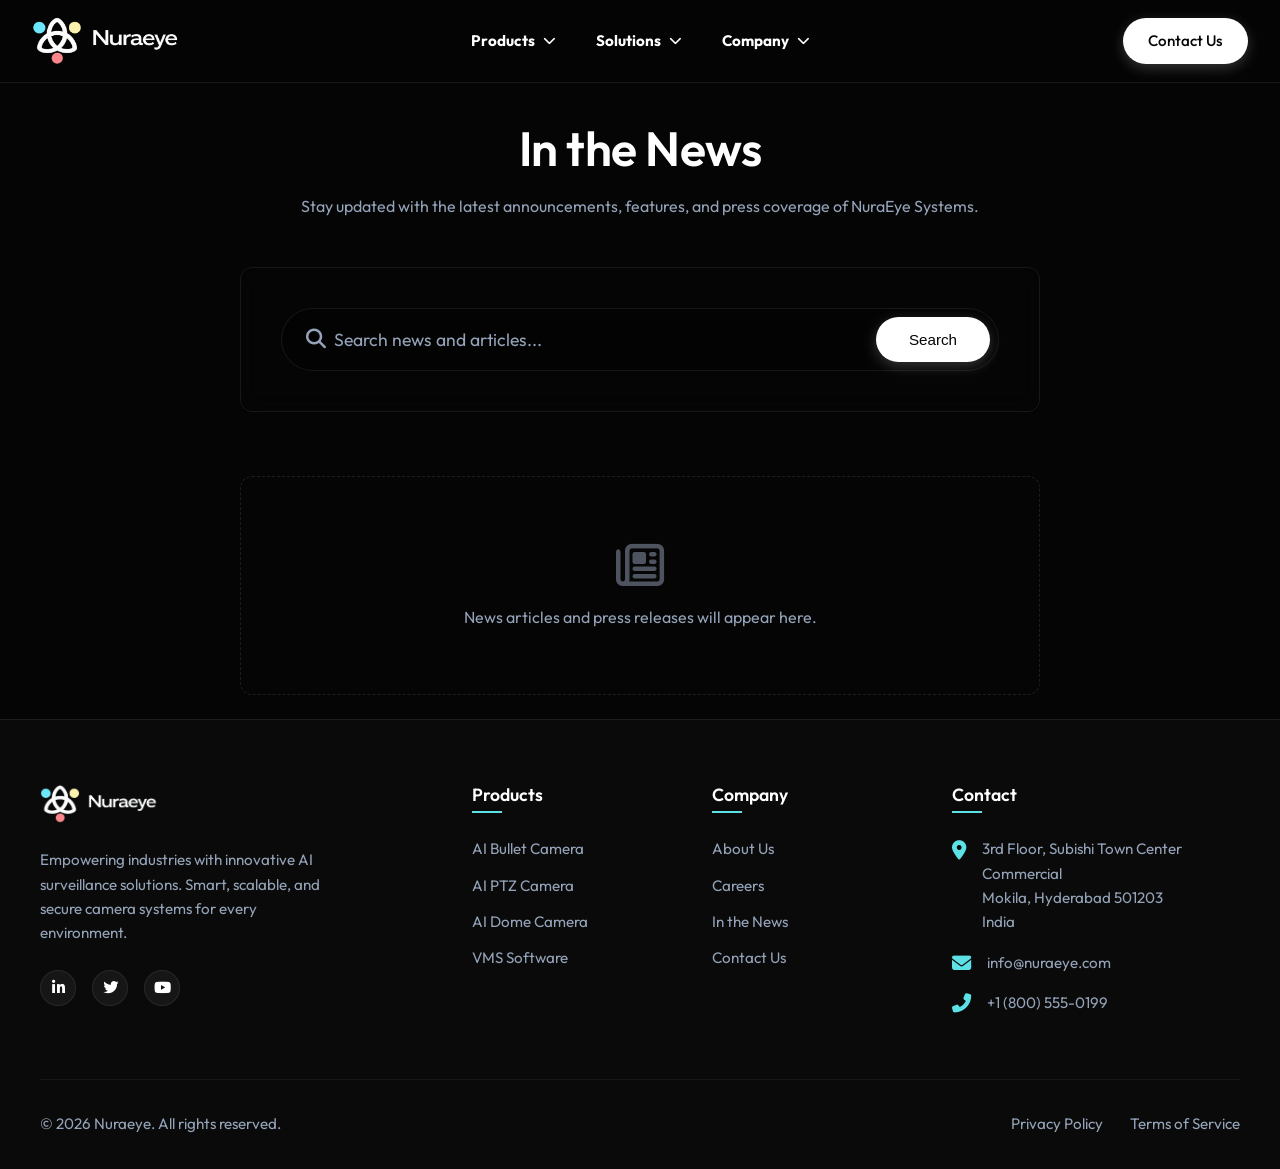
<file: company/news.html>
<!DOCTYPE html>
<html lang="en">

<head>
    <meta charset="UTF-8">
    <meta name="viewport" content="width=device-width, initial-scale=1.0">
    <title>In the News | NuraEye Systems</title>

    <!-- Google Fonts: Outfit -->
    <link rel="preconnect" href="https://fonts.googleapis.com">
    <link rel="preconnect" href="https://fonts.gstatic.com" crossorigin>
    <link href="https://fonts.googleapis.com/css2?family=Outfit:wght@300;400;500;600;700&display=swap" rel="stylesheet">

    <!-- Font Awesome for mobile menu icon & other icons -->
    <link rel="stylesheet" href="https://cdnjs.cloudflare.com/ajax/libs/font-awesome/6.4.0/css/all.min.css">

    <!-- Custom CSS -->
    <link rel="stylesheet" href="../index.css">
</head>

<body class="news-page">

    <!-- Header Section -->
    <header class="navbar" id="navbar">
        <div class="navbar-container">

            <!-- Left: Logo -->
            <a href="../index.html" class="logo">
                <img src="../image.png" alt="Nuraeye Logo" class="logo-img">
            </a>

            <!-- Middle: Navigation Links -->
            <nav class="nav-links" id="nav-links">
                <div class="nav-item dropdown">
                    <span class="dropdown-trigger">Products <i class="fas fa-chevron-down"></i></span>
                    <div class="dropdown-menu">
                        <a href="../../products/ai-bullet-camera.html" class="dropdown-item">AI Bullet Camera</a>
                        <a href="../../products/ai-ptz-camera.html" class="dropdown-item">AI PTZ Camera</a>
                        <a href="../../products/ai-dome-camera.html" class="dropdown-item">AI Dome Camera</a>
                        <div class="dropdown-divider"></div>
                        <div class="dropdown-header">Software</div>
                        <a href="../../products/vms-software.html" class="dropdown-item">VMS Software</a>
                    </div>
                </div>
                <div class="nav-item dropdown">
                    <span class="dropdown-trigger">Solutions <i class="fas fa-chevron-down"></i></span>
                    <div class="dropdown-menu">
                        <div class="dropdown-item dropdown-submenu">
                            <span class="submenu-trigger">Industry Based <i class="fas fa-chevron-right"></i></span>
                            <div class="submenu-menu">
                                <a href="../../index.html#solutions" class="dropdown-item">Gated Communities /
                                    Residential Societies</a>
                                <a href="../../index.html#solutions" class="dropdown-item">Education</a>
                                <a href="../../index.html#solutions" class="dropdown-item">Banking</a>
                                <a href="../../index.html#solutions" class="dropdown-item">Healthcare</a>
                                <a href="../../index.html#solutions" class="dropdown-item">Smart & Safe City </a>
                                <a href="../../index.html#solutions" class="dropdown-item">Retail </a>
                                <a href="../../index.html#solutions" class="dropdown-item">Manufacturing Warehouse </a>
                                <a href="../../index.html#solutions" class="dropdown-item">Construction site</a>
                            </div>
                        </div>
                    </div>
                </div>
                <div class="nav-item dropdown">
                    <span class="dropdown-trigger active">Company <i class="fas fa-chevron-down"></i></span>
                    <div class="dropdown-menu">
                        <a href="about.html" class="dropdown-item">About Us</a>
                        <a href="news.html" class="dropdown-item">In the News</a>
                        <a href="careers.html" class="dropdown-item">Careers</a>
                    </div>
                </div>
            </nav>

            <!-- Right: Contact Us Button & Mobile Toggle -->
            <div class="nav-actions">
                <a href="../contact.html" class="btn btn-primary">Contact Us</a>
                <button class="mobile-menu-toggle" id="mobile-menu-toggle" aria-label="Toggle Menu">
                    <i class="fas fa-bars"></i>
                </button>
            </div>

        </div>
    </header>

    <main style="padding-top: 80px;">
        <section class="section">
            <div class="container" style="max-width: 800px;">
                <div class="section-header text-center">

                    <h1 class="section-title">In the News</h1>
                    <p style="color: var(--text-muted); margin-top: 1rem;">Stay updated with the latest announcements,
                        features, and press coverage of NuraEye Systems.</p>
                </div>

                <!-- News Search -->
                <div class="news-section glass-panel">
                    <div class="search-container" style="padding: 0.5rem 0.5rem 0.5rem 1.5rem;">
                        <i class="fas fa-search search-icon" style="font-size: 1.25rem;"></i>
                        <input type="text" class="search-input" placeholder="Search news and articles..."
                            style="font-size: 1.1rem;">
                        <button class="btn btn-primary search-btn" style="padding: 0.8rem 2rem;">Search</button>
                    </div>
                </div>

                <!-- Placeholder space for actual news articles later -->
                <div
                    style="margin-top: 4rem; text-align: center; color: var(--text-muted); padding: 4rem; border: 1px dashed rgba(255,255,255,0.1); border-radius: var(--border-radius);">
                    <i class="far fa-newspaper" style="font-size: 3rem; margin-bottom: 1rem; opacity: 0.5;"></i>
                    <p>News articles and press releases will appear here.</p>
                </div>

            </div>
        </section>
    </main>

    <!-- Footer Section -->
    <footer class="footer">
        <div class="container">
            <div class="footer-top">

                <!-- 1. Brand -->
                <div class="footer-brand">
                    <a href="#" class="footer-logo">
                        <img src="../../image.png" alt="Nuraeye Logo">
                    </a>
                    <p class="footer-description">
                        Empowering industries with innovative AI surveillance solutions. Smart, scalable, and secure
                        camera systems for every environment.
                    </p>
                    <div class="footer-socials">
                        <a href="#" class="footer-social-link"><i class="fab fa-linkedin-in"></i></a>
                        <a href="#" class="footer-social-link"><i class="fab fa-twitter"></i></a>
                        <a href="#" class="footer-social-link"><i class="fab fa-youtube"></i></a>
                    </div>
                </div>

                <!-- 2. Products -->
                <div>
                    <h4 class="footer-title">Products</h4>
                    <ul class="footer-links">
                        <li><a href="../../products/ai-bullet-camera.html">AI Bullet Camera</a></li>
                        <li><a href="../../products/ai-ptz-camera.html">AI PTZ Camera</a></li>
                        <li><a href="../../products/ai-dome-camera.html">AI Dome Camera</a></li>
                        <li><a href="../../products/vms-software.html">VMS Software</a></li>
                    </ul>
                </div>

                <!-- 3. Company -->
                <div>
                    <h4 class="footer-title">Company</h4>
                    <ul class="footer-links">
                        <li><a href="../about.html">About Us</a></li>
                        <li><a href="../careers.html">Careers</a></li>
                        <li><a href="news.html">In the News</a></li>
                        <li><a href="../../contact.html">Contact Us</a></li>
                    </ul>
                </div>

                <!-- 4. Contact -->
                <div>
                    <h4 class="footer-title">Contact</h4>
                    <div class="footer-contact-item">
                        <i class="fas fa-map-marker-alt"></i>
                        <span>3rd Floor, Subishi Town Center Commercial<br>Mokila, Hyderabad 501203<br>India</span>
                    </div>
                    <div class="footer-contact-item">
                        <i class="fas fa-envelope"></i>
                        <span>info@nuraeye.com</span>
                    </div>
                    <div class="footer-contact-item">
                        <i class="fas fa-phone-alt"></i>
                        <span>+1 (800) 555-0199</span>
                    </div>
                </div>

            </div>

            <!-- Footer Bottom -->
            <div class="footer-bottom">
                <div class="footer-copyright">
                    &copy; 2026 Nuraeye. All rights reserved.
                </div>
                <div class="footer-legal">
                    <a href="#">Privacy Policy</a>
                    <a href="#">Terms of Service</a>
                </div>
            </div>
        </div>
    </footer>

    <!-- Custom JS -->
    <script src="../script.js"></script>
</body>

</html>
</file>
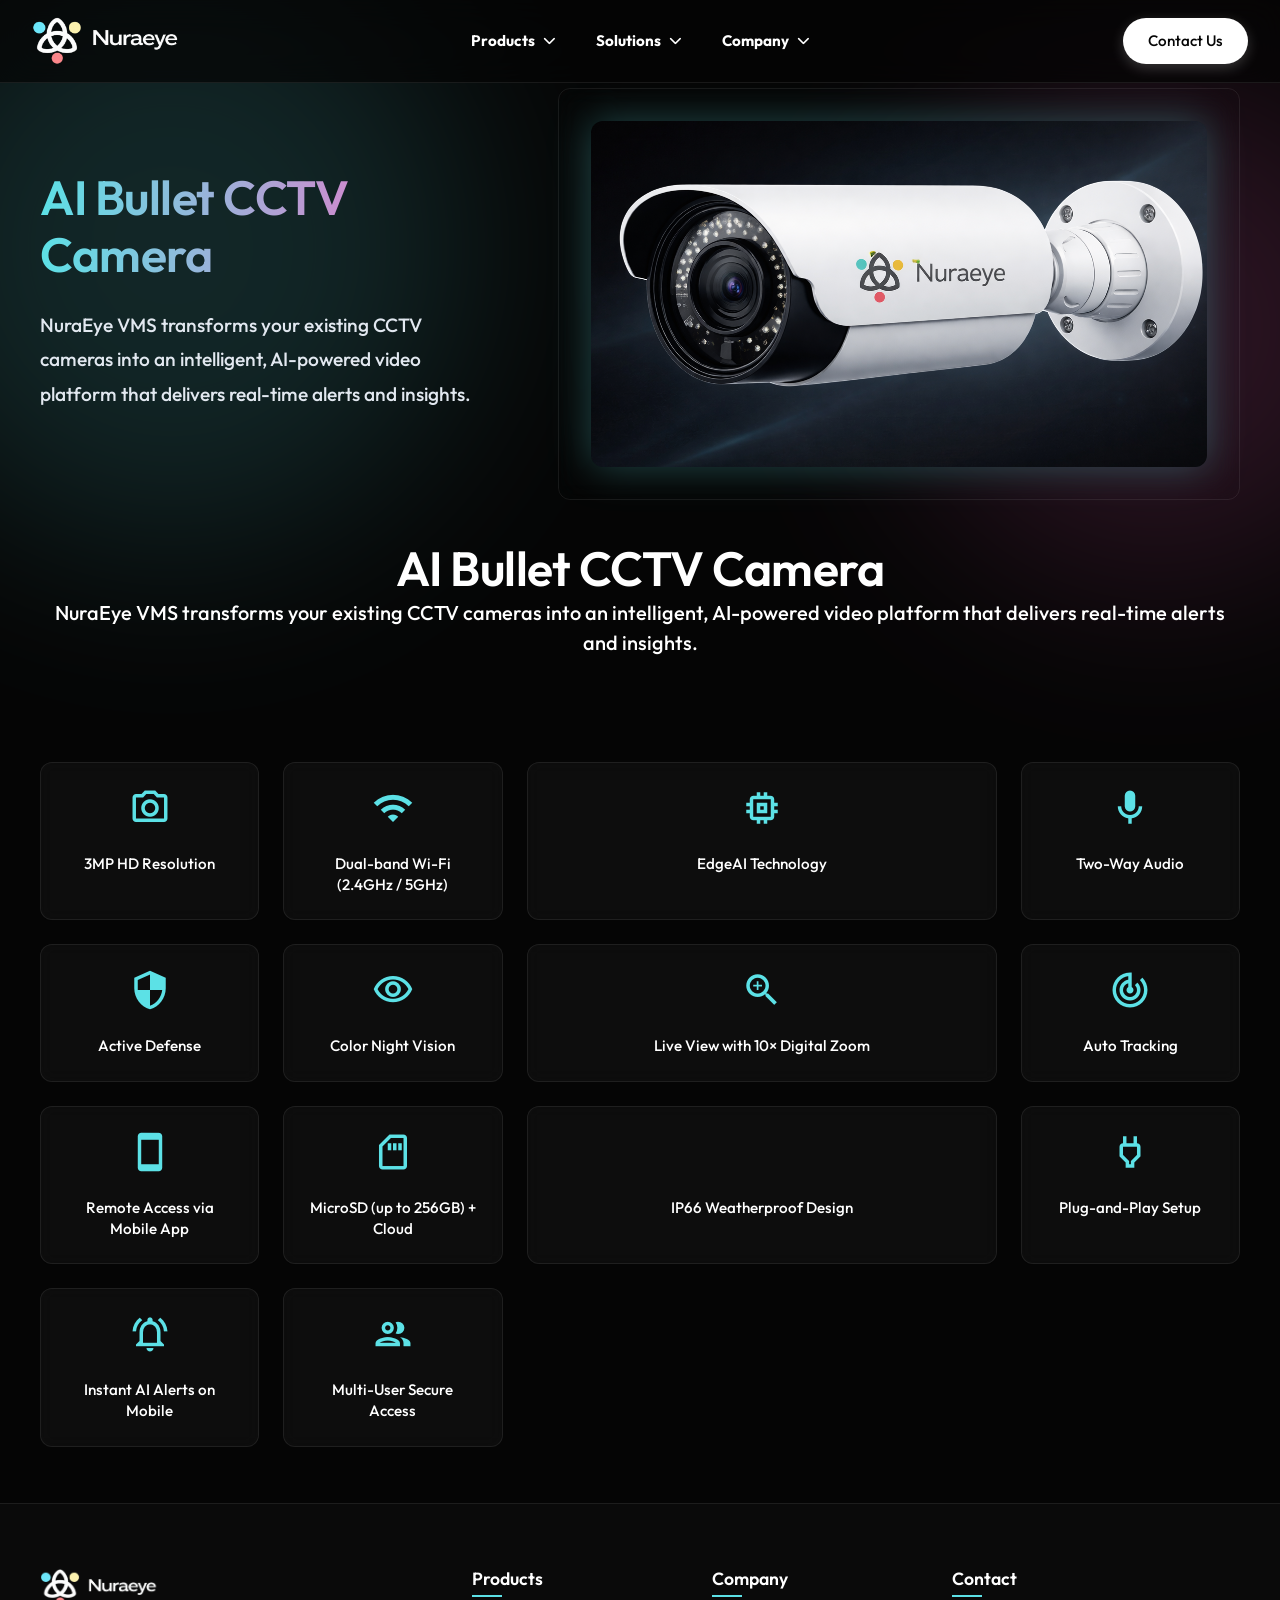
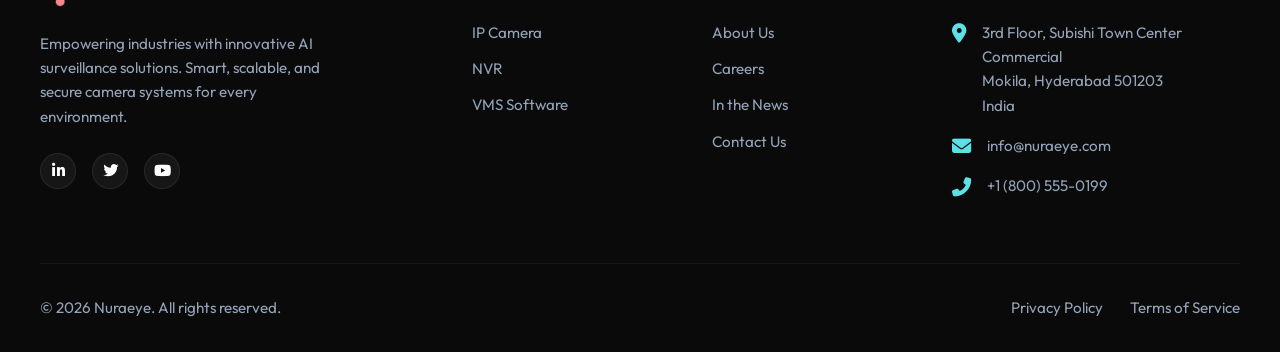
<file: products/ai-bullet-camera.html>
<!DOCTYPE html>
<html lang="en">

<head>
    <meta charset="UTF-8">
    <meta name="viewport" content="width=device-width, initial-scale=1.0">
    <title>AI Bullet Camera | Nuraeye</title>

    <!-- Google Fonts: Outfit -->
    <link rel="preconnect" href="https://fonts.googleapis.com">
    <link rel="preconnect" href="https://fonts.gstatic.com" crossorigin>
    <link href="https://fonts.googleapis.com/css2?family=Outfit:wght@300;400;500;600;700&display=swap" rel="stylesheet">

    <!-- Font Awesome for mobile menu icon -->
    <link rel="stylesheet" href="https://cdnjs.cloudflare.com/ajax/libs/font-awesome/6.4.0/css/all.min.css">

    <!-- Material Icons -->
    <link href="https://fonts.googleapis.com/icon?family=Material+Icons+Outlined" rel="stylesheet">

    <!-- Custom CSS -->
    <link rel="stylesheet" href="../index.css">
</head>

<body>

    <!-- Header Section -->
    <header class="navbar" id="navbar">
        <div class="navbar-container">

            <!-- Left: Logo -->
            <a href="../index.html" class="logo">
                <img src="../image.png" alt="Nuraeye Logo" class="logo-img">
            </a>

            <!-- Middle: Navigation Links -->
            <nav class="nav-links" id="nav-links">
                <div class="nav-item dropdown">
                    <span class="dropdown-trigger active">Products <i class="fas fa-chevron-down"></i></span>
                    <div class="dropdown-menu">
                        <div class="dropdown-item dropdown-submenu">
                            <span class="submenu-trigger">IP Camera <i class="fas fa-chevron-right"></i></span>
                            <div class="submenu-menu">
                                <a href="ai-bullet-camera.html" class="dropdown-item">AI Bullet Camera</a>
                                <a href="ai-ptz-camera.html" class="dropdown-item">AI PTZ Camera</a>
                                <a href="ai-dome-camera.html" class="dropdown-item">AI Dome Camera</a>
                            </div>
                        </div>
                        <a href="nvr.html" class="dropdown-item">NVR</a>
                        <div class="dropdown-divider"></div>
                        <div class="dropdown-header">Software</div>
                        <a href="vms-software.html" class="dropdown-item">VMS Software</a>
                    </div>
                </div>
                <div class="nav-item dropdown">
                    <span class="dropdown-trigger">Solutions <i class="fas fa-chevron-down"></i></span>
                    <div class="dropdown-menu">
                        <div class="dropdown-item dropdown-submenu">
                            <span class="submenu-trigger">Industry Based <i class="fas fa-chevron-right"></i></span>
                            <div class="submenu-menu">
                                <a href="../index.html#solutions" class="dropdown-item">Gated Communities / Residential
                                    Societies</a>
                                <a href="../index.html#solutions" class="dropdown-item">Education</a>
                                <a href="../index.html#solutions" class="dropdown-item">Banking</a>
                                <a href="../index.html#solutions" class="dropdown-item">Healthcare</a>
                                <a href="../index.html#solutions" class="dropdown-item">Smart & Safe City </a>
                                <a href="../index.html#solutions" class="dropdown-item">Retail </a>
                                <a href="../index.html#solutions" class="dropdown-item">Manufacturing Warehouse </a>
                                <a href="../index.html#solutions" class="dropdown-item">Construction site</a>
                            </div>
                        </div>
                    </div>
                </div>
                <div class="nav-item dropdown">
                    <span class="dropdown-trigger">Company <i class="fas fa-chevron-down"></i></span>
                    <div class="dropdown-menu">
                        <a href="../company/about.html" class="dropdown-item">About Us</a>
                        <a href="../company/news.html" class="dropdown-item">In the News</a>
                        <a href="../company/careers.html" class="dropdown-item">Careers</a>
                    </div>
                </div>
            </nav>

            <!-- Right: Contact Us Button & Mobile Toggle -->
            <div class="nav-actions">
                <a href="../contact.html" class="btn btn-primary">Contact Us</a>
                <button class="mobile-menu-toggle" id="mobile-menu-toggle" aria-label="Toggle Menu">
                    <i class="fas fa-bars"></i>
                </button>
            </div>

        </div>
    </header>

    <!-- Main Content Placeholder -->
    <main>
        <section class="section">
            <div class="container" style="margin-top: 4rem;">
                <div class="contact-split-grid" style="align-items: center;">
                    <!-- Left: Camera Details -->
                    <div style="z-index: 10;">
                        <h1 class="section-title"
                            style="margin-bottom: 1.5rem; text-align: left; background: linear-gradient(90deg, var(--logo-blue), var(--logo-pink)); background-clip: text; -webkit-background-clip: text; -webkit-text-fill-color: transparent;">
                            AI Bullet CCTV Camera</h1>
                        <p class="about-lead" style="font-size: 1.2rem; line-height: 1.8; color: var(--text-main);">
                            NuraEye VMS transforms your existing CCTV cameras into an intelligent, AI-powered video
                            platform that delivers real-time alerts and insights.
                        </p>
                    </div>

                    <!-- Right: Camera Image -->
                    <div class="glass-panel"
                        style="padding: 2rem; display: flex; justify-content: center; position: relative; z-index: 10;">
                        <img src="../Bullet_camera.png" alt="AI Bullet CCTV Camera"
                            style="max-width: 100%; height: auto; object-fit: contain; border-radius: var(--border-radius); filter: drop-shadow(0 0 20px rgba(92, 225, 230, 0.3));">
                    </div>
                </div>
            </div>
            <!-- Decorative background elements -->
            <div class="glow glow-1"></div>
            <div class="glow glow-2"></div>
        </section>

        <!-- New Features Section added by user request -->
        <section class="section" style="padding-top: 0;">
            <div class="container text-center">
                <div style="margin-bottom: 3rem;">
                    <h2 class="section-title">AI Bullet CCTV Camera</h2>
                    <p class="about-lead">
                        NuraEye VMS transforms your existing CCTV cameras into an intelligent,
                        AI-powered video platform that delivers real-time alerts and insights.
                    </p>
                </div>

                <!-- FEATURES -->
                <div class="features-grid">

                    <div class="feature-item">
                        <span class="material-icons-outlined">photo_camera</span>
                        <p>3MP HD Resolution</p>
                    </div>

                    <div class="feature-item">
                        <span class="material-icons-outlined">wifi</span>
                        <p>Dual-band Wi-Fi (2.4GHz / 5GHz)</p>
                    </div>

                    <div class="feature-item">
                        <span class="material-icons-outlined">memory</span>
                        <p>EdgeAI Technology</p>
                    </div>

                    <div class="feature-item">
                        <span class="material-icons-outlined">mic</span>
                        <p>Two-Way Audio</p>
                    </div>

                    <div class="feature-item">
                        <span class="material-icons-outlined">security</span>
                        <p>Active Defense</p>
                    </div>

                    <div class="feature-item">
                        <span class="material-icons-outlined">visibility</span>
                        <p>Color Night Vision</p>
                    </div>

                    <div class="feature-item">
                        <span class="material-icons-outlined">zoom_in</span>
                        <p>Live View with 10× Digital Zoom</p>
                    </div>

                    <div class="feature-item">
                        <span class="material-icons-outlined">track_changes</span>
                        <p>Auto Tracking</p>
                    </div>

                    <div class="feature-item">
                        <span class="material-icons-outlined">smartphone</span>
                        <p>Remote Access via Mobile App</p>
                    </div>

                    <div class="feature-item">
                        <span class="material-icons-outlined">sd_storage</span>
                        <p>MicroSD (up to 256GB) + Cloud</p>
                    </div>

                    <div class="feature-item">
                        <span class="material-icons-outlined">water_drop</span>
                        <p>IP66 Weatherproof Design</p>
                    </div>

                    <div class="feature-item">
                        <span class="material-icons-outlined">power</span>
                        <p>Plug-and-Play Setup</p>
                    </div>

                    <div>
                        <span class="material-icons-outlined" style="font-size:42px;">notifications_active</span>
                        <p>Instant AI Alerts on Mobile</p>
                    </div>

                    <!-- Multi User Access -->
                    <div>
                        <span class="material-icons-outlined" style="font-size:42px;">group</span>
                        <p>Multi-User Secure Access</p>
                    </div>

                </div>
            </div>
        </section>
    </main>

    <!-- Footer Section -->
    <footer class="footer">
        <div class="container">
            <div class="footer-top">

                <!-- 1. Brand -->
                <div class="footer-brand">
                    <a href="#" class="footer-logo">
                        <img src="../image.png" alt="Nuraeye Logo">
                    </a>
                    <p class="footer-description">
                        Empowering industries with innovative AI surveillance solutions. Smart, scalable, and secure
                        camera systems for every environment.
                    </p>
                    <div class="footer-socials">
                        <a href="#" class="footer-social-link"><i class="fab fa-linkedin-in"></i></a>
                        <a href="#" class="footer-social-link"><i class="fab fa-twitter"></i></a>
                        <a href="#" class="footer-social-link"><i class="fab fa-youtube"></i></a>
                    </div>
                </div>

                <!-- 2. Products -->
                <div>
                    <h4 class="footer-title">Products</h4>
                    <ul class="footer-links">
                        <li><a href="ip-camera.html">IP Camera</a></li>
                        <li><a href="nvr.html">NVR</a></li>
                        <li><a href="vms-software.html">VMS Software</a></li>
                    </ul>
                </div>

                <!-- 3. Company -->
                <div>
                    <h4 class="footer-title">Company</h4>
                    <ul class="footer-links">
                        <li><a href="../company/about.html">About Us</a></li>
                        <li><a href="../company/careers.html">Careers</a></li>
                        <li><a href="../company/news.html">In the News</a></li>
                        <li><a href="../contact.html">Contact Us</a></li>
                    </ul>
                </div>

                <!-- 4. Contact -->
                <div>
                    <h4 class="footer-title">Contact</h4>
                    <div class="footer-contact-item">
                        <i class="fas fa-map-marker-alt"></i>
                        <span>3rd Floor, Subishi Town Center Commercial<br>Mokila, Hyderabad 501203<br>India</span>
                    </div>
                    <div class="footer-contact-item">
                        <i class="fas fa-envelope"></i>
                        <span>info@nuraeye.com</span>
                    </div>
                    <div class="footer-contact-item">
                        <i class="fas fa-phone-alt"></i>
                        <span>+1 (800) 555-0199</span>
                    </div>
                </div>

            </div>

            <!-- Footer Bottom -->
            <div class="footer-bottom">
                <div class="footer-copyright">
                    &copy; 2026 Nuraeye. All rights reserved.
                </div>
                <div class="footer-legal">
                    <a href="#">Privacy Policy</a>
                    <a href="#">Terms of Service</a>
                </div>
            </div>
        </div>
    </footer>

    <!-- Custom JS -->
    <script src="../script.js"></script>
</body>

</html>
</file>
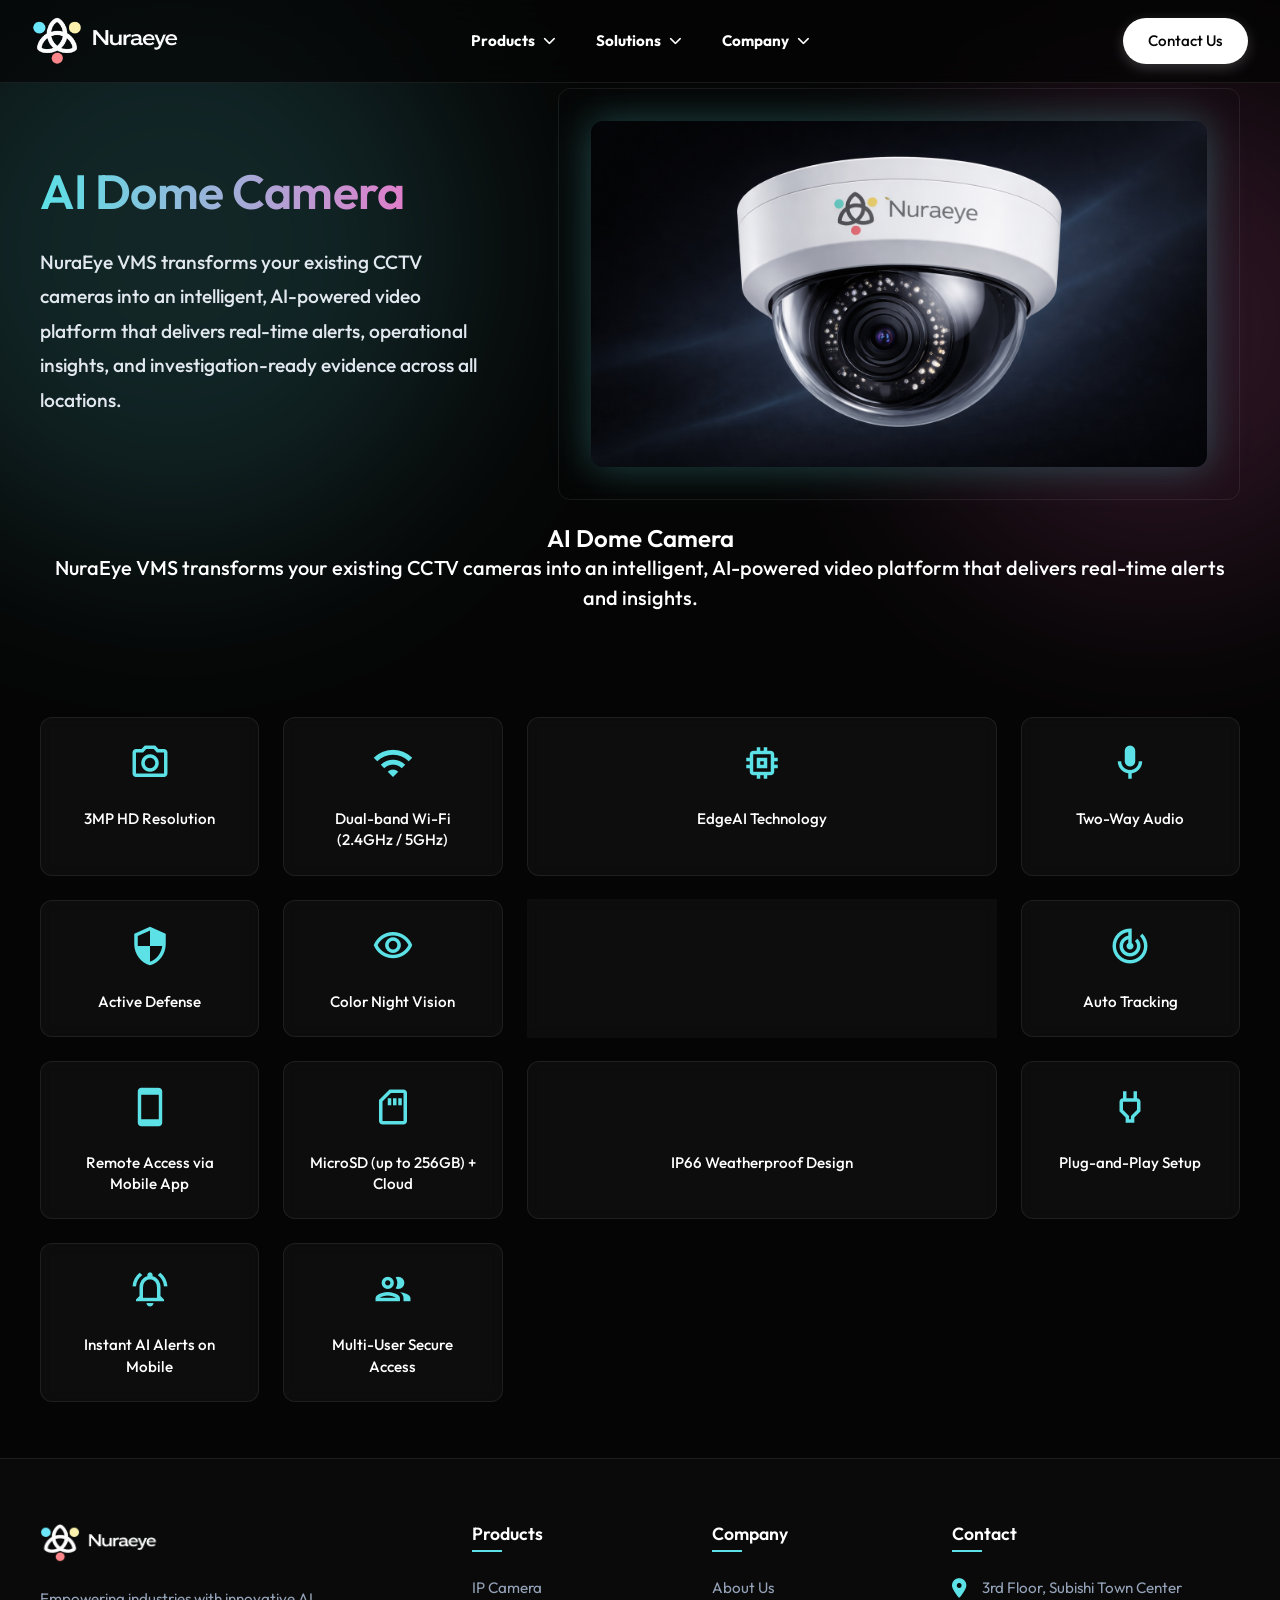
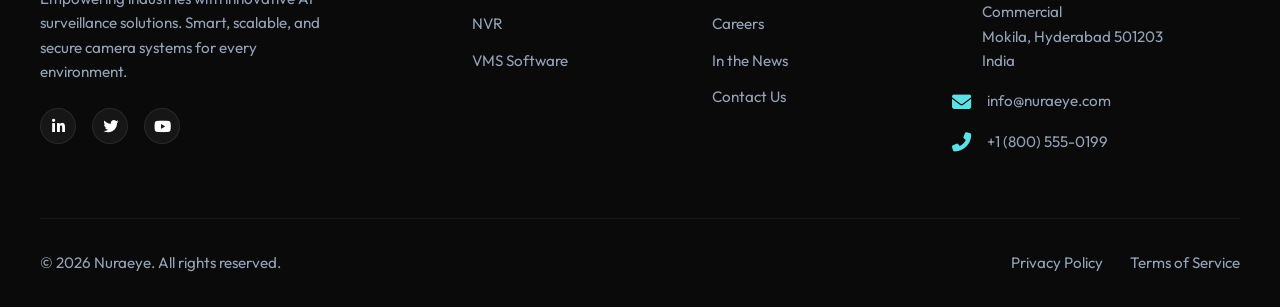
<file: products/ai-dome-camera.html>
<!DOCTYPE html>
<html lang="en">

<head>
    <meta charset="UTF-8">
    <meta name="viewport" content="width=device-width, initial-scale=1.0">
    <title>AI Dome Camera | Nuraeye</title>

    <!-- Google Fonts: Outfit -->
    <link rel="preconnect" href="https://fonts.googleapis.com">
    <link rel="preconnect" href="https://fonts.gstatic.com" crossorigin>
    <link href="https://fonts.googleapis.com/css2?family=Outfit:wght@300;400;500;600;700&display=swap" rel="stylesheet">

    <!-- Font Awesome for mobile menu icon -->
    <link rel="stylesheet" href="https://cdnjs.cloudflare.com/ajax/libs/font-awesome/6.4.0/css/all.min.css">

    <!-- Material Icons -->
    <link href="https://fonts.googleapis.com/icon?family=Material+Icons+Outlined" rel="stylesheet">

    <!-- Custom CSS -->
    <link rel="stylesheet" href="../index.css">
</head>

<body>

    <!-- Header Section -->
    <header class="navbar" id="navbar">
        <div class="navbar-container">

            <!-- Left: Logo -->
            <a href="../index.html" class="logo">
                <img src="../image.png" alt="Nuraeye Logo" class="logo-img">
            </a>

            <!-- Middle: Navigation Links -->
            <nav class="nav-links" id="nav-links">
                <div class="nav-item dropdown">
                    <span class="dropdown-trigger active">Products <i class="fas fa-chevron-down"></i></span>
                    <div class="dropdown-menu">
                        <div class="dropdown-item dropdown-submenu">
                            <span class="submenu-trigger">IP Camera <i class="fas fa-chevron-right"></i></span>
                            <div class="submenu-menu">
                                <a href="ai-bullet-camera.html" class="dropdown-item">AI Bullet Camera</a>
                                <a href="ai-ptz-camera.html" class="dropdown-item">AI PTZ Camera</a>
                                <a href="ai-dome-camera.html" class="dropdown-item">AI Dome Camera</a>
                            </div>
                        </div>
                        <a href="nvr.html" class="dropdown-item">NVR</a>
                        <div class="dropdown-divider"></div>
                        <div class="dropdown-header">Software</div>
                        <a href="vms-software.html" class="dropdown-item">VMS Software</a>
                    </div>
                </div>
                <div class="nav-item dropdown">
                    <span class="dropdown-trigger">Solutions <i class="fas fa-chevron-down"></i></span>
                    <div class="dropdown-menu">
                        <div class="dropdown-item dropdown-submenu">
                            <span class="submenu-trigger">Industry Based <i class="fas fa-chevron-right"></i></span>
                            <div class="submenu-menu">
                                <a href="../index.html#solutions" class="dropdown-item">Gated Communities / Residential
                                    Societies</a>
                                <a href="../index.html#solutions" class="dropdown-item">Education</a>
                                <a href="../index.html#solutions" class="dropdown-item">Banking</a>
                                <a href="../index.html#solutions" class="dropdown-item">Healthcare</a>
                                <a href="../index.html#solutions" class="dropdown-item">Smart & Safe City </a>
                                <a href="../index.html#solutions" class="dropdown-item">Retail </a>
                                <a href="../index.html#solutions" class="dropdown-item">Manufacturing Warehouse </a>
                                <a href="../index.html#solutions" class="dropdown-item">Construction site</a>
                            </div>
                        </div>
                    </div>
                </div>
                <div class="nav-item dropdown">
                    <span class="dropdown-trigger">Company <i class="fas fa-chevron-down"></i></span>
                    <div class="dropdown-menu">
                        <a href="../company/about.html" class="dropdown-item">About Us</a>
                        <a href="../company/news.html" class="dropdown-item">In the News</a>
                        <a href="../company/careers.html" class="dropdown-item">Careers</a>
                    </div>
                </div>
            </nav>

            <!-- Right: Contact Us Button & Mobile Toggle -->
            <div class="nav-actions">
                <a href="../contact.html" class="btn btn-primary">Contact Us</a>
                <button class="mobile-menu-toggle" id="mobile-menu-toggle" aria-label="Toggle Menu">
                    <i class="fas fa-bars"></i>
                </button>
            </div>

        </div>
    </header>

    <!-- Main Content Placeholder -->
    <main>
        <section class="section">
            <div class="container" style="margin-top: 4rem;">
                <div class="contact-split-grid" style="align-items: center;">
                    <!-- Left: Camera Details -->
                    <div style="z-index: 10;">
                        <h1 class="section-title"
                            style="margin-bottom: 1.5rem; text-align: left; background: linear-gradient(90deg, var(--logo-blue), var(--logo-pink)); background-clip: text; -webkit-background-clip: text; -webkit-text-fill-color: transparent;">
                            AI Dome Camera</h1>
                        <p class="about-lead" style="font-size: 1.2rem; line-height: 1.8; color: var(--text-main);">
                            NuraEye VMS transforms your existing CCTV cameras into an intelligent, AI-powered video
                            platform that delivers real-time alerts, operational insights, and investigation-ready
                            evidence across all locations.
                        </p>
                    </div>

                    <!-- Right: Camera Image -->
                    <div class="glass-panel"
                        style="padding: 2rem; display: flex; justify-content: center; position: relative; z-index: 10;">
                        <img src="../dome.png" alt="AI Dome Camera"
                            style="max-width: 100%; height: auto; object-fit: contain; border-radius: var(--border-radius); filter: drop-shadow(0 0 20px rgba(92, 225, 230, 0.3));">
                    </div>
                </div>
            </div>
            <!-- Decorative background elements -->
            <div class="glow glow-1"></div>
            <div class="glow glow-2"></div>
        </section>

        <!-- Features Section -->
        <section class="section" style="padding-top: 0;">
            <div class="container text-center">
                <div style="margin-bottom: 3rem;">
                    <h2>AI Dome Camera</h2>
                    <p class="about-lead">
                        NuraEye VMS transforms your existing CCTV cameras into an intelligent,
                        AI-powered video platform that delivers real-time alerts and insights.
                    </p>
                </div>

                <!-- FEATURES -->
                <div class="features-grid">

                    <div class="feature-item">
                        <span class="material-icons-outlined">photo_camera</span>
                        <p>3MP HD Resolution</p>
                    </div>

                    <div class="feature-item">
                        <span class="material-icons-outlined">wifi</span>
                        <p>Dual-band Wi-Fi (2.4GHz / 5GHz)</p>
                    </div>

                    <div class="feature-item">
                        <span class="material-icons-outlined">memory</span>
                        <p>EdgeAI Technology</p>
                    </div>

                    <div class="feature-item">
                        <span class="material-icons-outlined">mic</span>
                        <p>Two-Way Audio</p>
                    </div>

                    <div class="feature-item">
                        <span class="material-icons-outlined">security</span>
                        <p>Active Defense</p>
                    </div>

                    <div class="feature-item">
                        <span class="material-icons-outlined">visibility</span>
                        <p>Color Night Vision</p>
                    </div>

                    <div class="feature-item">
                        <span class="material-icons-outlined">zoom_in</span>
                        <p>Live View with 10× Digital Zoom</p>
                    </div>

                    <div class="feature-item">
                        <span class="material-icons-outlined">track_changes</span>
                        <p>Auto Tracking</p>
                    </div>

                    <div class="feature-item">
                        <span class="material-icons-outlined">smartphone</span>
                        <p>Remote Access via Mobile App</p>
                    </div>

                    <div class="feature-item">
                        <span class="material-icons-outlined">sd_storage</span>
                        <p>MicroSD (up to 256GB) + Cloud</p>
                    </div>

                    <div class="feature-item">
                        <span class="material-icons-outlined">water_drop</span>
                        <p>IP66 Weatherproof Design</p>
                    </div>

                    <div class="feature-item">
                        <span class="material-icons-outlined">power</span>
                        <p>Plug-and-Play Setup</p>
                    </div>

                    <!-- Instant AI Alerts -->
                    <div>
                        <span class="material-icons-outlined" style="font-size:42px;">notifications_active</span>
                        <p>Instant AI Alerts on Mobile</p>
                    </div>

                    <!-- Multi User Access -->
                    <div>
                        <span class="material-icons-outlined" style="font-size:42px;">group</span>
                        <p>Multi-User Secure Access</p>
                    </div>

                </div>
            </div>
        </section>
    </main>

    <!-- Footer Section -->
    <footer class="footer">
        <div class="container">
            <div class="footer-top">

                <!-- 1. Brand -->
                <div class="footer-brand">
                    <a href="#" class="footer-logo">
                        <img src="../image.png" alt="Nuraeye Logo">
                    </a>
                    <p class="footer-description">
                        Empowering industries with innovative AI surveillance solutions. Smart, scalable, and secure
                        camera systems for every environment.
                    </p>
                    <div class="footer-socials">
                        <a href="#" class="footer-social-link"><i class="fab fa-linkedin-in"></i></a>
                        <a href="#" class="footer-social-link"><i class="fab fa-twitter"></i></a>
                        <a href="#" class="footer-social-link"><i class="fab fa-youtube"></i></a>
                    </div>
                </div>

                <!-- 2. Products -->
                <div>
                    <h4 class="footer-title">Products</h4>
                    <ul class="footer-links">
                        <li><a href="ip-camera.html">IP Camera</a></li>
                        <li><a href="nvr.html">NVR</a></li>
                        <li><a href="vms-software.html">VMS Software</a></li>
                    </ul>
                </div>

                <!-- 3. Company -->
                <div>
                    <h4 class="footer-title">Company</h4>
                    <ul class="footer-links">
                        <li><a href="../company/about.html">About Us</a></li>
                        <li><a href="../company/careers.html">Careers</a></li>
                        <li><a href="../company/news.html">In the News</a></li>
                        <li><a href="../contact.html">Contact Us</a></li>
                    </ul>
                </div>

                <!-- 4. Contact -->
                <div>
                    <h4 class="footer-title">Contact</h4>
                    <div class="footer-contact-item">
                        <i class="fas fa-map-marker-alt"></i>
                        <span>3rd Floor, Subishi Town Center Commercial<br>Mokila, Hyderabad 501203<br>India</span>
                    </div>
                    <div class="footer-contact-item">
                        <i class="fas fa-envelope"></i>
                        <span>info@nuraeye.com</span>
                    </div>
                    <div class="footer-contact-item">
                        <i class="fas fa-phone-alt"></i>
                        <span>+1 (800) 555-0199</span>
                    </div>
                </div>

            </div>

            <!-- Footer Bottom -->
            <div class="footer-bottom">
                <div class="footer-copyright">
                    &copy; 2026 Nuraeye. All rights reserved.
                </div>
                <div class="footer-legal">
                    <a href="#">Privacy Policy</a>
                    <a href="#">Terms of Service</a>
                </div>
            </div>
        </div>
    </footer>

    <!-- Custom JS -->
    <script src="../script.js"></script>
</body>

</html>
</file>
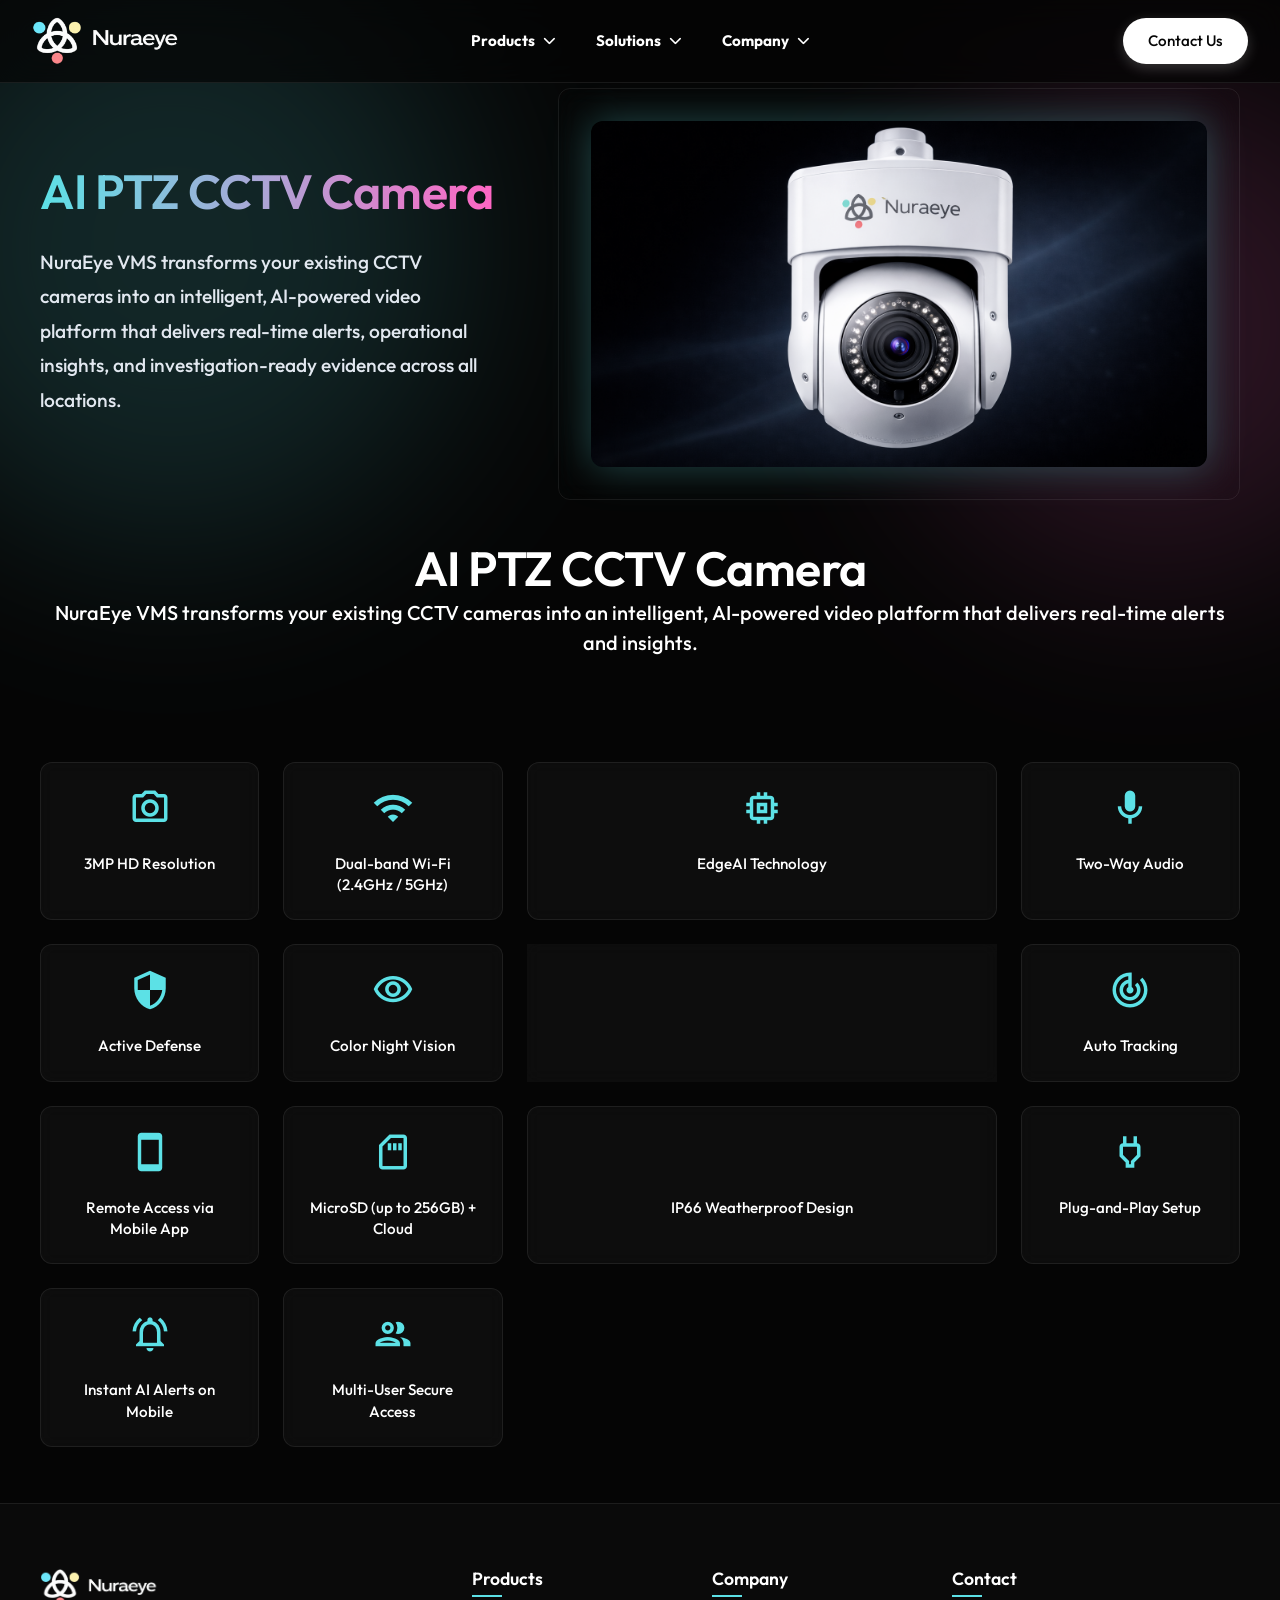
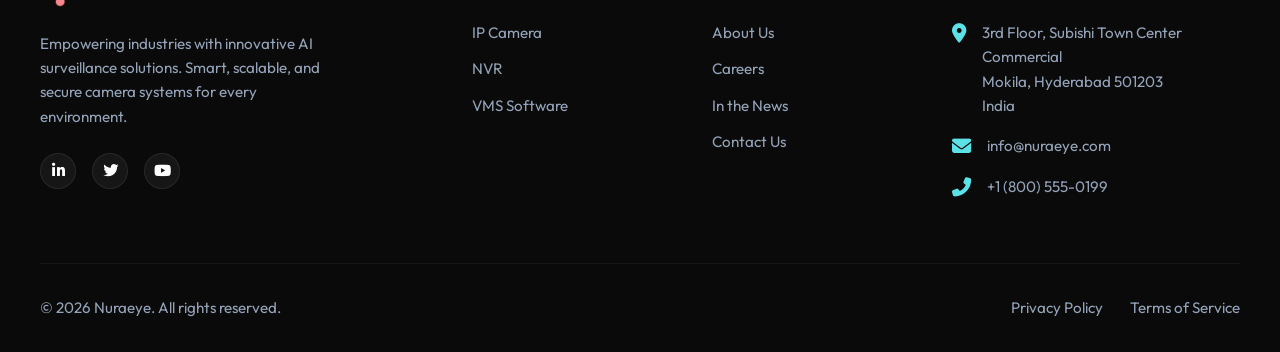
<file: products/ai-ptz-camera.html>
<!DOCTYPE html>
<html lang="en">

<head>
    <meta charset="UTF-8">
    <meta name="viewport" content="width=device-width, initial-scale=1.0">
    <title>AI PTZ Camera | Nuraeye</title>

    <!-- Google Fonts: Outfit -->
    <link rel="preconnect" href="https://fonts.googleapis.com">
    <link rel="preconnect" href="https://fonts.gstatic.com" crossorigin>
    <link href="https://fonts.googleapis.com/css2?family=Outfit:wght@300;400;500;600;700&display=swap" rel="stylesheet">

    <!-- Font Awesome for mobile menu icon -->
    <link rel="stylesheet" href="https://cdnjs.cloudflare.com/ajax/libs/font-awesome/6.4.0/css/all.min.css">

    <!-- Material Icons -->
    <link href="https://fonts.googleapis.com/icon?family=Material+Icons+Outlined" rel="stylesheet">

    <!-- Custom CSS -->
    <link rel="stylesheet" href="../index.css">
</head>

<body>

    <!-- Header Section -->
    <header class="navbar" id="navbar">
        <div class="navbar-container">

            <!-- Left: Logo -->
            <a href="../index.html" class="logo">
                <img src="../image.png" alt="Nuraeye Logo" class="logo-img">
            </a>

            <!-- Middle: Navigation Links -->
            <nav class="nav-links" id="nav-links">
                <div class="nav-item dropdown">
                    <span class="dropdown-trigger active">Products <i class="fas fa-chevron-down"></i></span>
                    <div class="dropdown-menu">
                        <div class="dropdown-item dropdown-submenu">
                            <span class="submenu-trigger">IP Camera <i class="fas fa-chevron-right"></i></span>
                            <div class="submenu-menu">
                                <a href="ai-bullet-camera.html" class="dropdown-item">AI Bullet Camera</a>
                                <a href="ai-ptz-camera.html" class="dropdown-item">AI PTZ Camera</a>
                                <a href="ai-dome-camera.html" class="dropdown-item">AI Dome Camera</a>
                            </div>
                        </div>
                        <a href="nvr.html" class="dropdown-item">NVR</a>
                        <div class="dropdown-divider"></div>
                        <div class="dropdown-header">Software</div>
                        <a href="vms-software.html" class="dropdown-item">VMS Software</a>
                    </div>
                </div>
                <div class="nav-item dropdown">
                    <span class="dropdown-trigger">Solutions <i class="fas fa-chevron-down"></i></span>
                    <div class="dropdown-menu">
                        <div class="dropdown-item dropdown-submenu">
                            <span class="submenu-trigger">Industry Based <i class="fas fa-chevron-right"></i></span>
                            <div class="submenu-menu">
                                <a href="../index.html#solutions" class="dropdown-item">Gated Communities / Residential
                                    Societies</a>
                                <a href="../index.html#solutions" class="dropdown-item">Education</a>
                                <a href="../index.html#solutions" class="dropdown-item">Banking</a>
                                <a href="../index.html#solutions" class="dropdown-item">Healthcare</a>
                                <a href="../index.html#solutions" class="dropdown-item">Smart & Safe City </a>
                                <a href="../index.html#solutions" class="dropdown-item">Retail </a>
                                <a href="../index.html#solutions" class="dropdown-item">Manufacturing Warehouse </a>
                                <a href="../index.html#solutions" class="dropdown-item">Construction site</a>
                            </div>
                        </div>
                    </div>
                </div>
                <div class="nav-item dropdown">
                    <span class="dropdown-trigger">Company <i class="fas fa-chevron-down"></i></span>
                    <div class="dropdown-menu">
                        <a href="../company/about.html" class="dropdown-item">About Us</a>
                        <a href="../company/news.html" class="dropdown-item">In the News</a>
                        <a href="../company/careers.html" class="dropdown-item">Careers</a>
                    </div>
                </div>
            </nav>

            <!-- Right: Contact Us Button & Mobile Toggle -->
            <div class="nav-actions">
                <a href="../contact.html" class="btn btn-primary">Contact Us</a>
                <button class="mobile-menu-toggle" id="mobile-menu-toggle" aria-label="Toggle Menu">
                    <i class="fas fa-bars"></i>
                </button>
            </div>

        </div>
    </header>

    <!-- Main Content Placeholder -->
    <main>
        <section class="section">
            <div class="container" style="margin-top: 4rem;">
                <div class="contact-split-grid" style="align-items: center;">
                    <!-- Left: Camera Details -->
                    <div style="z-index: 10;">
                        <h1 class="section-title"
                            style="margin-bottom: 1.5rem; text-align: left; background: linear-gradient(90deg, var(--logo-blue), var(--logo-pink)); background-clip: text; -webkit-background-clip: text; -webkit-text-fill-color: transparent;">
                            AI PTZ CCTV Camera</h1>
                        <p class="about-lead" style="font-size: 1.2rem; line-height: 1.8; color: var(--text-main);">
                            NuraEye VMS transforms your existing CCTV cameras into an intelligent, AI-powered video
                            platform that delivers real-time alerts, operational insights, and investigation-ready
                            evidence across all locations.
                        </p>
                    </div>

                    <!-- Right: Camera Image -->
                    <div class="glass-panel"
                        style="padding: 2rem; display: flex; justify-content: center; position: relative; z-index: 10;">
                        <img src="../ptz.png" alt="AI PTZ Camera"
                            style="max-width: 100%; height: auto; object-fit: contain; border-radius: var(--border-radius); filter: drop-shadow(0 0 20px rgba(92, 225, 230, 0.3));">
                    </div>
                </div>
            </div>
            <!-- Decorative background elements -->
            <div class="glow glow-1"></div>
            <div class="glow glow-2"></div>
        </section>

        <!-- Features Section -->
        <section class="section" style="padding-top: 0;">
            <div class="container text-center">
                <div style="margin-bottom: 3rem;">
                    <h2 class="section-title">AI PTZ CCTV Camera</h2>
                    <p class="about-lead">
                        NuraEye VMS transforms your existing CCTV cameras into an intelligent,
                        AI-powered video platform that delivers real-time alerts and insights.
                    </p>
                </div>

                <!-- FEATURES -->
                <div class="features-grid">

                    <div class="feature-item">
                        <span class="material-icons-outlined">photo_camera</span>
                        <p>3MP HD Resolution</p>
                    </div>

                    <div class="feature-item">
                        <span class="material-icons-outlined">wifi</span>
                        <p>Dual-band Wi-Fi (2.4GHz / 5GHz)</p>
                    </div>

                    <div class="feature-item">
                        <span class="material-icons-outlined">memory</span>
                        <p>EdgeAI Technology</p>
                    </div>

                    <div class="feature-item">
                        <span class="material-icons-outlined">mic</span>
                        <p>Two-Way Audio</p>
                    </div>

                    <div class="feature-item">
                        <span class="material-icons-outlined">security</span>
                        <p>Active Defense</p>
                    </div>

                    <div class="feature-item">
                        <span class="material-icons-outlined">visibility</span>
                        <p>Color Night Vision</p>
                    </div>

                    <div class="feature-item">
                        <span class="material-icons-outlined">zoom_in</span>
                        <p>Live View with 10× Digital Zoom</p>
                    </div>

                    <div class="feature-item">
                        <span class="material-icons-outlined">track_changes</span>
                        <p>Auto Tracking</p>
                    </div>

                    <div class="feature-item">
                        <span class="material-icons-outlined">smartphone</span>
                        <p>Remote Access via Mobile App</p>
                    </div>

                    <div class="feature-item">
                        <span class="material-icons-outlined">sd_storage</span>
                        <p>MicroSD (up to 256GB) + Cloud</p>
                    </div>

                    <div class="feature-item">
                        <span class="material-icons-outlined">water_drop</span>
                        <p>IP66 Weatherproof Design</p>
                    </div>

                    <div class="feature-item">
                        <span class="material-icons-outlined">power</span>
                        <p>Plug-and-Play Setup</p>
                    </div>
                    <!-- Instant AI Alerts -->
                    <div>
                        <span class="material-icons-outlined" style="font-size:42px;">notifications_active</span>
                        <p>Instant AI Alerts on Mobile</p>
                    </div>

                    <!-- Multi User Access -->
                    <div>
                        <span class="material-icons-outlined" style="font-size:42px;">group</span>
                        <p>Multi-User Secure Access</p>
                    </div>

                </div>
            </div>
        </section>
    </main>

    <!-- Footer Section -->
    <footer class="footer">
        <div class="container">
            <div class="footer-top">

                <!-- 1. Brand -->
                <div class="footer-brand">
                    <a href="#" class="footer-logo">
                        <img src="../image.png" alt="Nuraeye Logo">
                    </a>
                    <p class="footer-description">
                        Empowering industries with innovative AI surveillance solutions. Smart, scalable, and secure
                        camera systems for every environment.
                    </p>
                    <div class="footer-socials">
                        <a href="#" class="footer-social-link"><i class="fab fa-linkedin-in"></i></a>
                        <a href="#" class="footer-social-link"><i class="fab fa-twitter"></i></a>
                        <a href="#" class="footer-social-link"><i class="fab fa-youtube"></i></a>
                    </div>
                </div>

                <!-- 2. Products -->
                <div>
                    <h4 class="footer-title">Products</h4>
                    <ul class="footer-links">
                        <li><a href="ip-camera.html">IP Camera</a></li>
                        <li><a href="nvr.html">NVR</a></li>
                        <li><a href="vms-software.html">VMS Software</a></li>
                    </ul>
                </div>

                <!-- 3. Company -->
                <div>
                    <h4 class="footer-title">Company</h4>
                    <ul class="footer-links">
                        <li><a href="../company/about.html">About Us</a></li>
                        <li><a href="../company/careers.html">Careers</a></li>
                        <li><a href="../company/news.html">In the News</a></li>
                        <li><a href="../contact.html">Contact Us</a></li>
                    </ul>
                </div>

                <!-- 4. Contact -->
                <div>
                    <h4 class="footer-title">Contact</h4>
                    <div class="footer-contact-item">
                        <i class="fas fa-map-marker-alt"></i>
                        <span>3rd Floor, Subishi Town Center Commercial<br>Mokila, Hyderabad 501203<br>India</span>
                    </div>
                    <div class="footer-contact-item">
                        <i class="fas fa-envelope"></i>
                        <span>info@nuraeye.com</span>
                    </div>
                    <div class="footer-contact-item">
                        <i class="fas fa-phone-alt"></i>
                        <span>+1 (800) 555-0199</span>
                    </div>
                </div>

            </div>

            <!-- Footer Bottom -->
            <div class="footer-bottom">
                <div class="footer-copyright">
                    &copy; 2026 Nuraeye. All rights reserved.
                </div>
                <div class="footer-legal">
                    <a href="#">Privacy Policy</a>
                    <a href="#">Terms of Service</a>
                </div>
            </div>
        </div>
    </footer>

    <!-- Custom JS -->
    <script src="../script.js"></script>
</body>

</html>
</file>
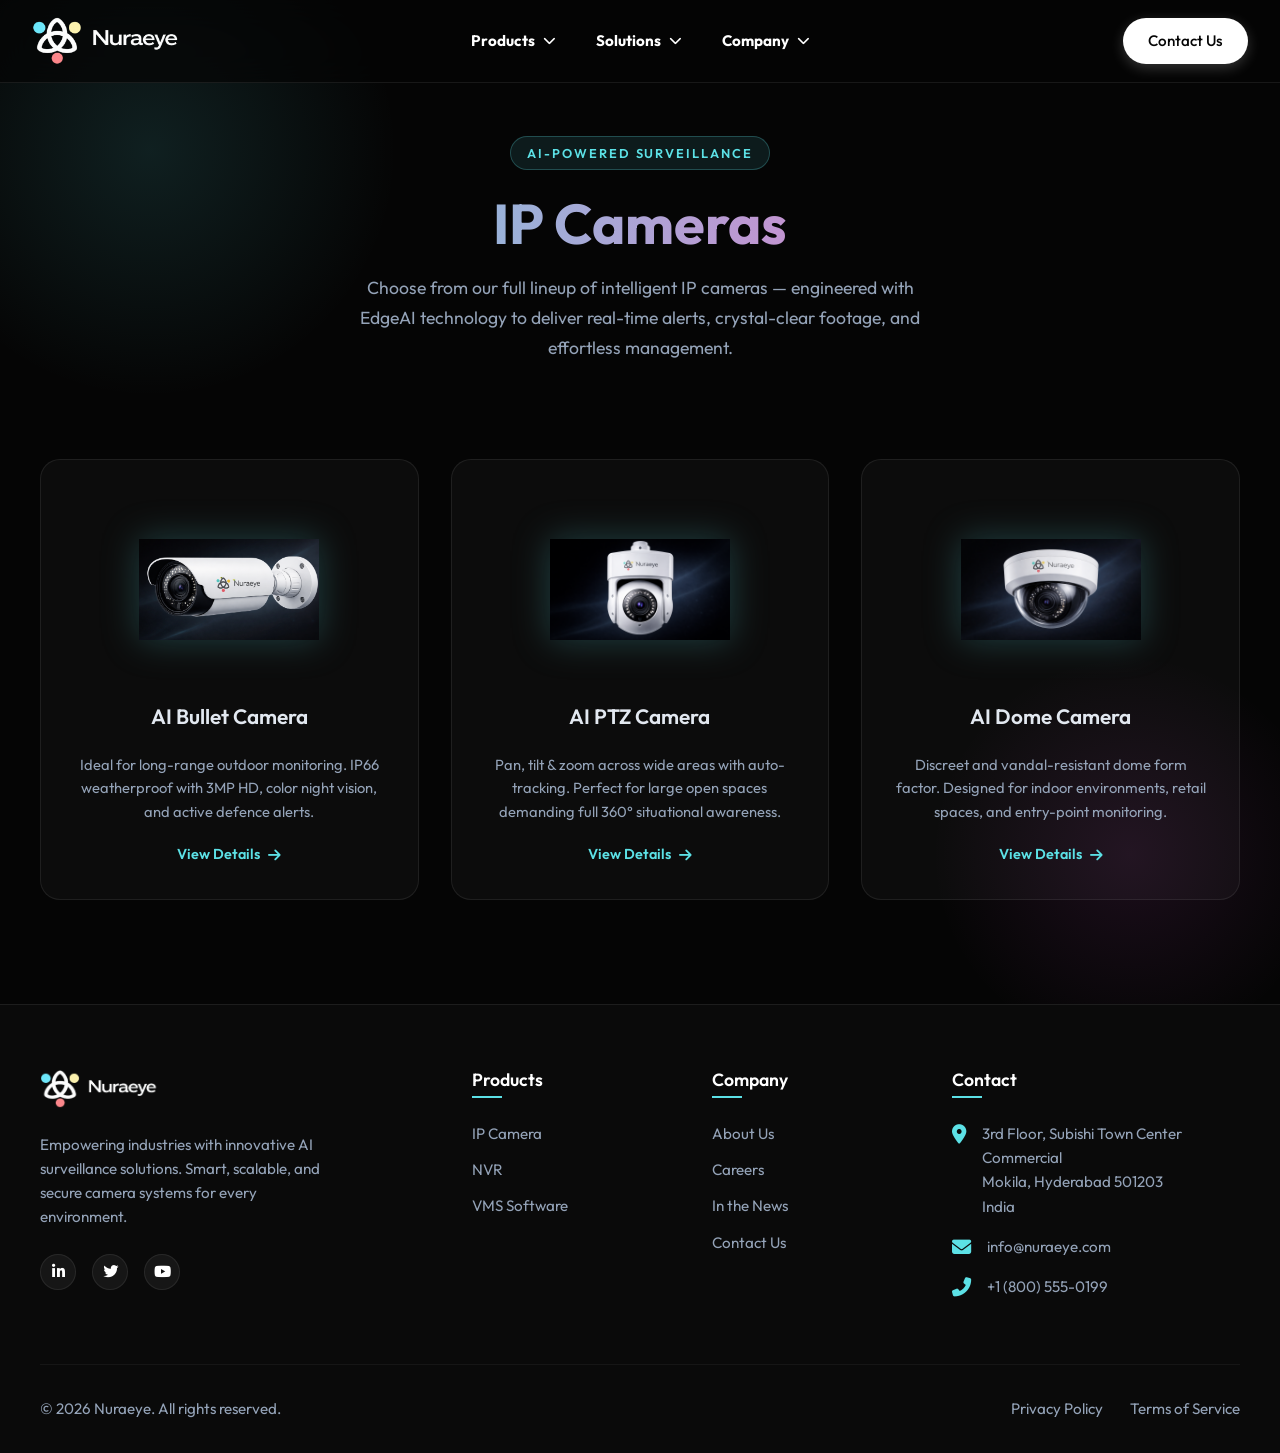
<file: products/ip-camera.html>
<!DOCTYPE html>
<html lang="en">

<head>
    <meta charset="UTF-8">
    <meta name="viewport" content="width=device-width, initial-scale=1.0">
    <title>IP Cameras | Nuraeye</title>
    <meta name="description"
        content="Explore Nuraeye's full range of AI-powered IP cameras — Bullet, PTZ, and Dome — built for intelligent, real-time surveillance.">

    <!-- Google Fonts: Outfit -->
    <link rel="preconnect" href="https://fonts.googleapis.com">
    <link rel="preconnect" href="https://fonts.gstatic.com" crossorigin>
    <link href="https://fonts.googleapis.com/css2?family=Outfit:wght@300;400;500;600;700&display=swap" rel="stylesheet">

    <!-- Font Awesome -->
    <link rel="stylesheet" href="https://cdnjs.cloudflare.com/ajax/libs/font-awesome/6.4.0/css/all.min.css">

    <!-- Material Icons -->
    <link href="https://fonts.googleapis.com/icon?family=Material+Icons+Outlined" rel="stylesheet">

    <!-- Custom CSS -->
    <link rel="stylesheet" href="../index.css">

    <style>
        /* ── IP Camera page specific styles ── */
        .ip-hero {
            padding: 7rem 0 4rem;
            text-align: center;
            position: relative;
        }

        .ip-hero-label {
            display: inline-block;
            font-size: 0.8rem;
            font-weight: 600;
            letter-spacing: 0.15em;
            text-transform: uppercase;
            color: var(--logo-blue, #5ce1e6);
            background: rgba(92, 225, 230, 0.1);
            border: 1px solid rgba(92, 225, 230, 0.25);
            border-radius: 50px;
            padding: 0.35rem 1rem;
            margin-bottom: 1.25rem;
        }

        .ip-hero-title {
            font-size: clamp(2rem, 5vw, 3.5rem);
            font-weight: 700;
            margin-bottom: 1rem;
            background: linear-gradient(90deg, var(--logo-blue, #5ce1e6), var(--logo-pink, #e65ce1));
            background-clip: text;
            -webkit-background-clip: text;
            -webkit-text-fill-color: transparent;
            line-height: 1.2;
        }

        .ip-hero-sub {
            max-width: 600px;
            margin: 0 auto;
            font-size: 1.1rem;
            color: var(--text-muted, #9198a1);
            line-height: 1.7;
        }

        /* Camera cards grid */
        .cameras-grid {
            display: grid;
            grid-template-columns: repeat(auto-fit, minmax(280px, 1fr));
            gap: 2rem;
            padding: 2rem 0 5rem;
        }

        .camera-card {
            position: relative;
            background: rgba(255, 255, 255, 0.03);
            border: 1px solid rgba(255, 255, 255, 0.08);
            border-radius: 20px;
            padding: 2.5rem 2rem 2rem;
            text-align: center;
            text-decoration: none;
            color: inherit;
            display: flex;
            flex-direction: column;
            align-items: center;
            gap: 1.25rem;
            transition: transform 0.35s ease, border-color 0.35s ease, box-shadow 0.35s ease;
            overflow: hidden;
        }

        .camera-card::before {
            content: '';
            position: absolute;
            inset: 0;
            border-radius: 20px;
            background: linear-gradient(135deg, rgba(92, 225, 230, 0.05), rgba(230, 92, 225, 0.05));
            opacity: 0;
            transition: opacity 0.35s ease;
        }

        .camera-card:hover {
            transform: translateY(-8px);
            border-color: rgba(92, 225, 230, 0.4);
            box-shadow: 0 20px 60px rgba(92, 225, 230, 0.15);
        }

        .camera-card:hover::before {
            opacity: 1;
        }

        .camera-card-img-wrap {
            width: 180px;
            height: 180px;
            display: flex;
            align-items: center;
            justify-content: center;
            position: relative;
            z-index: 1;
        }

        .camera-card-img-wrap img {
            max-width: 100%;
            max-height: 100%;
            object-fit: contain;
            filter: drop-shadow(0 0 18px rgba(92, 225, 230, 0.25));
            transition: filter 0.35s ease, transform 0.35s ease;
        }

        .camera-card:hover .camera-card-img-wrap img {
            filter: drop-shadow(0 0 30px rgba(92, 225, 230, 0.5));
            transform: scale(1.05);
        }

        .camera-card-name {
            font-size: 1.3rem;
            font-weight: 600;
            color: var(--text-main, #e6edf3);
            position: relative;
            z-index: 1;
        }

        .camera-card-desc {
            font-size: 0.92rem;
            color: var(--text-muted, #9198a1);
            line-height: 1.6;
            position: relative;
            z-index: 1;
        }

        .camera-card-cta {
            display: inline-flex;
            align-items: center;
            gap: 0.5rem;
            font-size: 0.9rem;
            font-weight: 600;
            color: var(--logo-blue, #5ce1e6);
            margin-top: auto;
            position: relative;
            z-index: 1;
            transition: gap 0.25s ease;
        }

        .camera-card:hover .camera-card-cta {
            gap: 0.8rem;
        }

        /* Glow blobs behind hero */
        .ip-glow-1 {
            position: absolute;
            width: 500px;
            height: 500px;
            border-radius: 50%;
            background: radial-gradient(circle, rgba(92, 225, 230, 0.12) 0%, transparent 70%);
            top: -100px;
            left: -100px;
            pointer-events: none;
        }

        .ip-glow-2 {
            position: absolute;
            width: 400px;
            height: 400px;
            border-radius: 50%;
            background: radial-gradient(circle, rgba(230, 92, 225, 0.1) 0%, transparent 70%);
            bottom: -50px;
            right: -50px;
            pointer-events: none;
        }
    </style>
</head>

<body>

    <!-- Header Section -->
    <header class="navbar" id="navbar">
        <div class="navbar-container">

            <!-- Left: Logo -->
            <a href="../index.html" class="logo">
                <img src="../image.png" alt="Nuraeye Logo" class="logo-img">
            </a>

            <!-- Middle: Navigation Links -->
            <nav class="nav-links" id="nav-links">
                <div class="nav-item dropdown">
                    <span class="dropdown-trigger active">Products <i class="fas fa-chevron-down"></i></span>
                    <div class="dropdown-menu">
                        <div class="dropdown-item dropdown-submenu">
                            <span class="submenu-trigger">IP Camera <i class="fas fa-chevron-right"></i></span>
                            <div class="submenu-menu">
                                <a href="ai-bullet-camera.html" class="dropdown-item">AI Bullet Camera</a>
                                <a href="ai-ptz-camera.html" class="dropdown-item">AI PTZ Camera</a>
                                <a href="ai-dome-camera.html" class="dropdown-item">AI Dome Camera</a>
                            </div>
                        </div>
                        <a href="nvr.html" class="dropdown-item">NVR</a>
                        <div class="dropdown-divider"></div>
                        <div class="dropdown-header">Software</div>
                        <a href="vms-software.html" class="dropdown-item">VMS Software</a>
                    </div>
                </div>
                <div class="nav-item dropdown">
                    <span class="dropdown-trigger">Solutions <i class="fas fa-chevron-down"></i></span>
                    <div class="dropdown-menu">
                        <div class="dropdown-item dropdown-submenu">
                            <span class="submenu-trigger">Industry Based <i class="fas fa-chevron-right"></i></span>
                            <div class="submenu-menu">
                                <a href="../index.html#solutions" class="dropdown-item">Gated Communities / Residential
                                    Societies</a>
                                <a href="../index.html#solutions" class="dropdown-item">Education</a>
                                <a href="../index.html#solutions" class="dropdown-item">Banking</a>
                                <a href="../index.html#solutions" class="dropdown-item">Healthcare</a>
                                <a href="../index.html#solutions" class="dropdown-item">Smart &amp; Safe City</a>
                                <a href="../index.html#solutions" class="dropdown-item">Retail</a>
                                <a href="../index.html#solutions" class="dropdown-item">Manufacturing Warehouse</a>
                                <a href="../index.html#solutions" class="dropdown-item">Construction site</a>
                            </div>
                        </div>
                    </div>
                </div>
                <div class="nav-item dropdown">
                    <span class="dropdown-trigger">Company <i class="fas fa-chevron-down"></i></span>
                    <div class="dropdown-menu">
                        <a href="../company/about.html" class="dropdown-item">About Us</a>
                        <a href="../company/news.html" class="dropdown-item">In the News</a>
                        <a href="../company/careers.html" class="dropdown-item">Careers</a>
                    </div>
                </div>
            </nav>

            <!-- Right: Contact Us Button & Mobile Toggle -->
            <div class="nav-actions">
                <a href="../contact.html" class="btn btn-primary">Contact Us</a>
                <button class="mobile-menu-toggle" id="mobile-menu-toggle" aria-label="Toggle Menu">
                    <i class="fas fa-bars"></i>
                </button>
            </div>

        </div>
    </header>

    <!-- Main Content -->
    <main>
        <section class="section" style="position: relative; overflow: hidden;">
            <div class="ip-glow-1"></div>
            <div class="ip-glow-2"></div>

            <div class="container">
                <!-- Hero text -->
                <div class="ip-hero">
                    <span class="ip-hero-label">AI-Powered Surveillance</span>
                    <h1 class="ip-hero-title">IP Cameras</h1>
                    <p class="ip-hero-sub">
                        Choose from our full lineup of intelligent IP cameras — engineered with EdgeAI technology
                        to deliver real-time alerts, crystal-clear footage, and effortless management.
                    </p>
                </div>

                <!-- Camera Cards -->
                <div class="cameras-grid">

                    <!-- Bullet Camera -->
                    <a href="ai-bullet-camera.html" class="camera-card">
                        <div class="camera-card-img-wrap">
                            <img src="../Bullet_camera.png" alt="AI Bullet Camera">
                        </div>
                        <span class="camera-card-name">AI Bullet Camera</span>
                        <p class="camera-card-desc">
                            Ideal for long-range outdoor monitoring. IP66 weatherproof with 3MP HD,
                            color night vision, and active defence alerts.
                        </p>
                        <span class="camera-card-cta">
                            View Details <i class="fas fa-arrow-right"></i>
                        </span>
                    </a>

                    <!-- PTZ Camera -->
                    <a href="ai-ptz-camera.html" class="camera-card">
                        <div class="camera-card-img-wrap">
                            <img src="../ptz.png" alt="AI PTZ Camera">
                        </div>
                        <span class="camera-card-name">AI PTZ Camera</span>
                        <p class="camera-card-desc">
                            Pan, tilt &amp; zoom across wide areas with auto-tracking. Perfect for
                            large open spaces demanding full 360° situational awareness.
                        </p>
                        <span class="camera-card-cta">
                            View Details <i class="fas fa-arrow-right"></i>
                        </span>
                    </a>

                    <!-- Dome Camera -->
                    <a href="ai-dome-camera.html" class="camera-card">
                        <div class="camera-card-img-wrap">
                            <img src="../dome.png" alt="AI Dome Camera">
                        </div>
                        <span class="camera-card-name">AI Dome Camera</span>
                        <p class="camera-card-desc">
                            Discreet and vandal-resistant dome form factor. Designed for indoor
                            environments, retail spaces, and entry-point monitoring.
                        </p>
                        <span class="camera-card-cta">
                            View Details <i class="fas fa-arrow-right"></i>
                        </span>
                    </a>

                </div>
            </div>
        </section>
    </main>

    <!-- Footer Section -->
    <footer class="footer">
        <div class="container">
            <div class="footer-top">

                <!-- 1. Brand -->
                <div class="footer-brand">
                    <a href="#" class="footer-logo">
                        <img src="../image.png" alt="Nuraeye Logo">
                    </a>
                    <p class="footer-description">
                        Empowering industries with innovative AI surveillance solutions. Smart, scalable, and secure
                        camera systems for every environment.
                    </p>
                    <div class="footer-socials">
                        <a href="#" class="footer-social-link"><i class="fab fa-linkedin-in"></i></a>
                        <a href="#" class="footer-social-link"><i class="fab fa-twitter"></i></a>
                        <a href="#" class="footer-social-link"><i class="fab fa-youtube"></i></a>
                    </div>
                </div>

                <!-- 2. Products -->
                <div>
                    <h4 class="footer-title">Products</h4>
                    <ul class="footer-links">
                        <li><a href="ip-camera.html">IP Camera</a></li>
                        <li><a href="nvr.html">NVR</a></li>
                        <li><a href="vms-software.html">VMS Software</a></li>
                    </ul>
                </div>

                <!-- 3. Company -->
                <div>
                    <h4 class="footer-title">Company</h4>
                    <ul class="footer-links">
                        <li><a href="../company/about.html">About Us</a></li>
                        <li><a href="../company/careers.html">Careers</a></li>
                        <li><a href="../company/news.html">In the News</a></li>
                        <li><a href="../contact.html">Contact Us</a></li>
                    </ul>
                </div>

                <!-- 4. Contact -->
                <div>
                    <h4 class="footer-title">Contact</h4>
                    <div class="footer-contact-item">
                        <i class="fas fa-map-marker-alt"></i>
                        <span>3rd Floor, Subishi Town Center Commercial<br>Mokila, Hyderabad 501203<br>India</span>
                    </div>
                    <div class="footer-contact-item">
                        <i class="fas fa-envelope"></i>
                        <span>info@nuraeye.com</span>
                    </div>
                    <div class="footer-contact-item">
                        <i class="fas fa-phone-alt"></i>
                        <span>+1 (800) 555-0199</span>
                    </div>
                </div>

            </div>

            <!-- Footer Bottom -->
            <div class="footer-bottom">
                <div class="footer-copyright">
                    &copy; 2026 Nuraeye. All rights reserved.
                </div>
                <div class="footer-legal">
                    <a href="#">Privacy Policy</a>
                    <a href="#">Terms of Service</a>
                </div>
            </div>
        </div>
    </footer>

    <!-- Custom JS -->
    <script src="../script.js"></script>
</body>

</html>
</file>
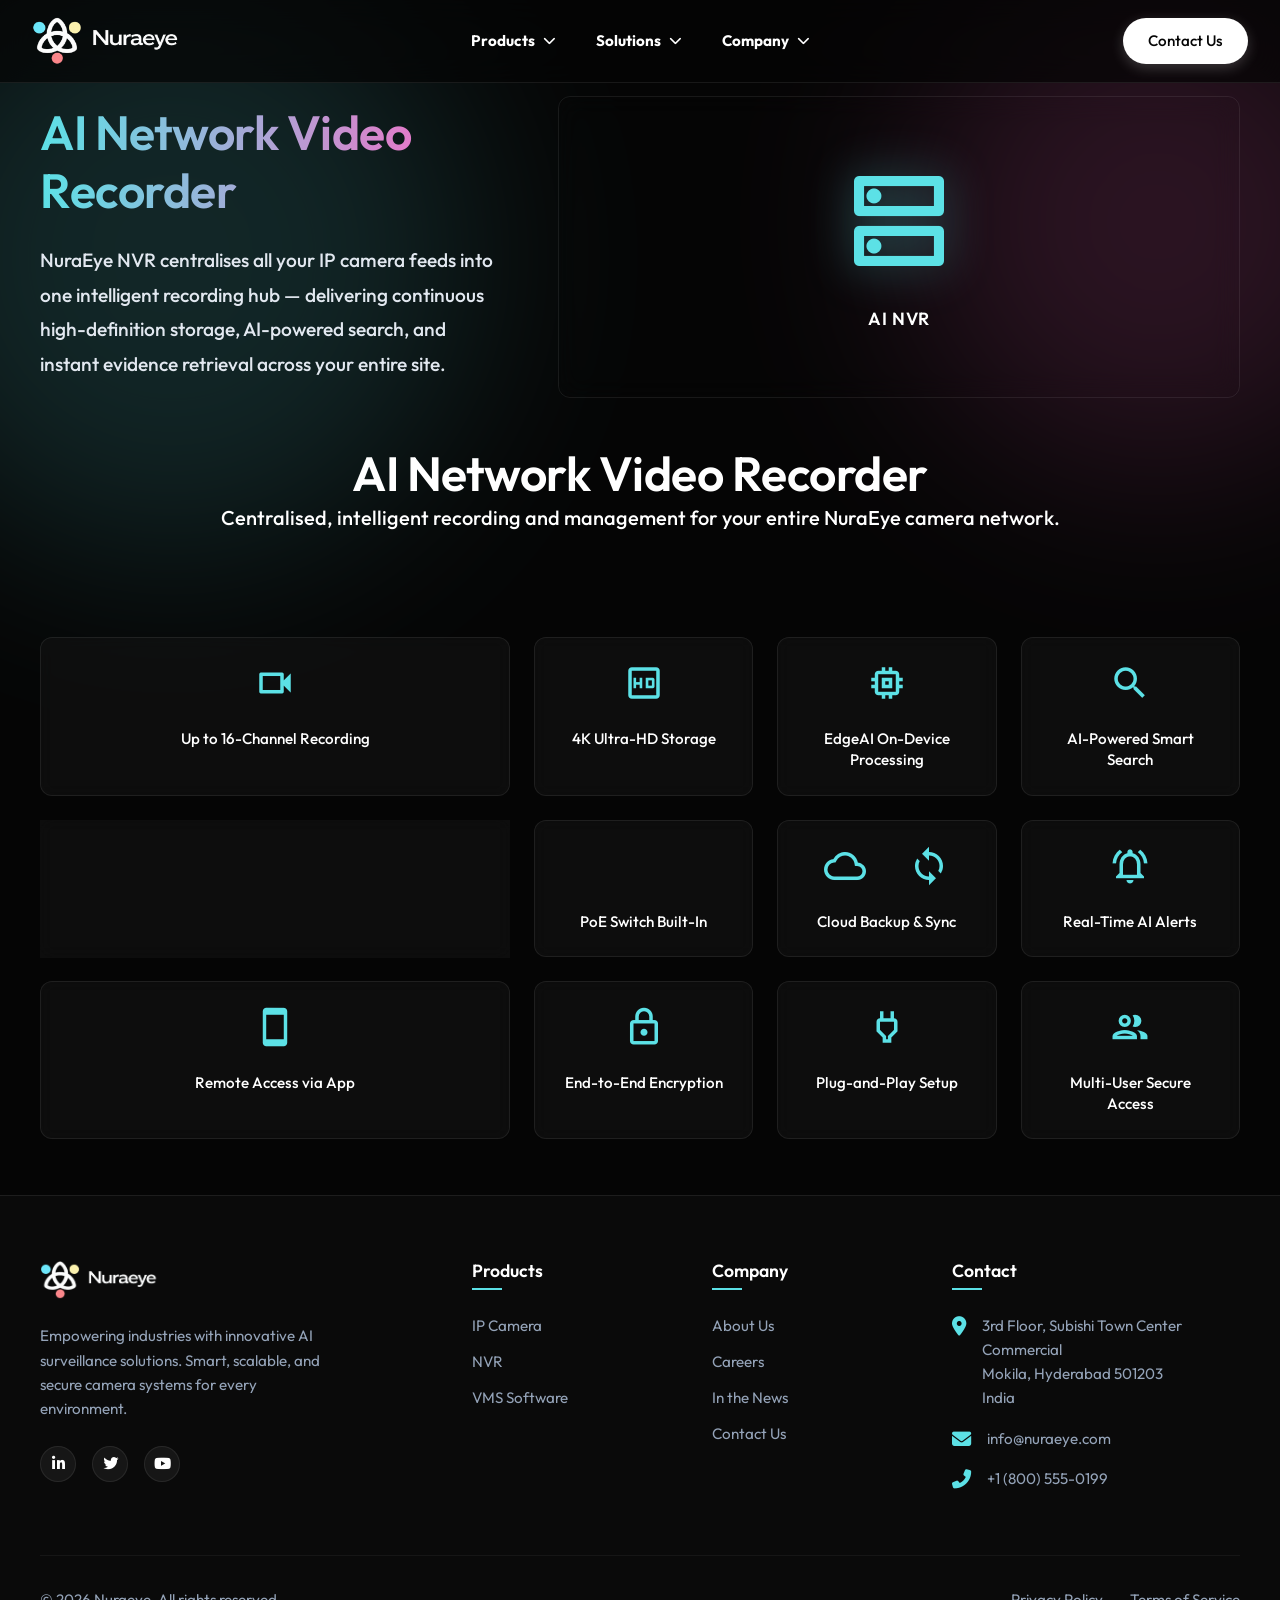
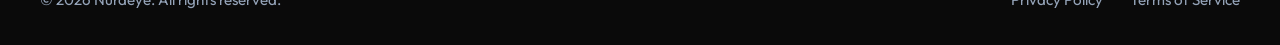
<file: products/nvr.html>
<!DOCTYPE html>
<html lang="en">

<head>
    <meta charset="UTF-8">
    <meta name="viewport" content="width=device-width, initial-scale=1.0">
    <title>NVR | Nuraeye</title>
    <meta name="description"
        content="Nuraeye AI-powered Network Video Recorder — centralised, intelligent recording and management for your entire camera network.">

    <!-- Google Fonts: Outfit -->
    <link rel="preconnect" href="https://fonts.googleapis.com">
    <link rel="preconnect" href="https://fonts.gstatic.com" crossorigin>
    <link href="https://fonts.googleapis.com/css2?family=Outfit:wght@300;400;500;600;700&display=swap" rel="stylesheet">

    <!-- Font Awesome -->
    <link rel="stylesheet" href="https://cdnjs.cloudflare.com/ajax/libs/font-awesome/6.4.0/css/all.min.css">

    <!-- Material Icons -->
    <link href="https://fonts.googleapis.com/icon?family=Material+Icons+Outlined" rel="stylesheet">

    <!-- Custom CSS -->
    <link rel="stylesheet" href="../index.css">
</head>

<body>

    <!-- Header Section -->
    <header class="navbar" id="navbar">
        <div class="navbar-container">

            <!-- Left: Logo -->
            <a href="../index.html" class="logo">
                <img src="../image.png" alt="Nuraeye Logo" class="logo-img">
            </a>

            <!-- Middle: Navigation Links -->
            <nav class="nav-links" id="nav-links">
                <div class="nav-item dropdown">
                    <span class="dropdown-trigger active">Products <i class="fas fa-chevron-down"></i></span>
                    <div class="dropdown-menu">
                        <div class="dropdown-item dropdown-submenu">
                            <span class="submenu-trigger">IP Camera <i class="fas fa-chevron-right"></i></span>
                            <div class="submenu-menu">
                                <a href="ai-bullet-camera.html" class="dropdown-item">AI Bullet Camera</a>
                                <a href="ai-ptz-camera.html" class="dropdown-item">AI PTZ Camera</a>
                                <a href="ai-dome-camera.html" class="dropdown-item">AI Dome Camera</a>
                            </div>
                        </div>
                        <a href="nvr.html" class="dropdown-item active">NVR</a>
                        <div class="dropdown-divider"></div>
                        <div class="dropdown-header">Software</div>
                        <a href="vms-software.html" class="dropdown-item">VMS Software</a>
                    </div>
                </div>
                <div class="nav-item dropdown">
                    <span class="dropdown-trigger">Solutions <i class="fas fa-chevron-down"></i></span>
                    <div class="dropdown-menu">
                        <div class="dropdown-item dropdown-submenu">
                            <span class="submenu-trigger">Industry Based <i class="fas fa-chevron-right"></i></span>
                            <div class="submenu-menu">
                                <a href="../index.html#solutions" class="dropdown-item">Gated Communities / Residential
                                    Societies</a>
                                <a href="../index.html#solutions" class="dropdown-item">Education</a>
                                <a href="../index.html#solutions" class="dropdown-item">Banking</a>
                                <a href="../index.html#solutions" class="dropdown-item">Healthcare</a>
                                <a href="../index.html#solutions" class="dropdown-item">Smart &amp; Safe City</a>
                                <a href="../index.html#solutions" class="dropdown-item">Retail</a>
                                <a href="../index.html#solutions" class="dropdown-item">Manufacturing Warehouse</a>
                                <a href="../index.html#solutions" class="dropdown-item">Construction site</a>
                            </div>
                        </div>
                    </div>
                </div>
                <div class="nav-item dropdown">
                    <span class="dropdown-trigger">Company <i class="fas fa-chevron-down"></i></span>
                    <div class="dropdown-menu">
                        <a href="../company/about.html" class="dropdown-item">About Us</a>
                        <a href="../company/news.html" class="dropdown-item">In the News</a>
                        <a href="../company/careers.html" class="dropdown-item">Careers</a>
                    </div>
                </div>
            </nav>

            <!-- Right: Contact Us Button & Mobile Toggle -->
            <div class="nav-actions">
                <a href="../contact.html" class="btn btn-primary">Contact Us</a>
                <button class="mobile-menu-toggle" id="mobile-menu-toggle" aria-label="Toggle Menu">
                    <i class="fas fa-bars"></i>
                </button>
            </div>

        </div>
    </header>

    <!-- Main Content -->
    <main>
        <!-- Hero Section -->
        <section class="section">
            <div class="container" style="margin-top: 4rem;">
                <div class="contact-split-grid" style="align-items: center;">
                    <!-- Left: NVR Details -->
                    <div style="z-index: 10;">
                        <h1 class="section-title"
                            style="margin-bottom: 1.5rem; text-align: left; background: linear-gradient(90deg, var(--logo-blue), var(--logo-pink)); background-clip: text; -webkit-background-clip: text; -webkit-text-fill-color: transparent;">
                            AI Network Video Recorder</h1>
                        <p class="about-lead" style="font-size: 1.2rem; line-height: 1.8; color: var(--text-main);">
                            NuraEye NVR centralises all your IP camera feeds into one intelligent recording hub —
                            delivering continuous high-definition storage, AI-powered search, and instant evidence
                            retrieval across your entire site.
                        </p>
                    </div>

                    <!-- Right: NVR Illustration -->
                    <div class="glass-panel"
                        style="padding: 2rem; display: flex; justify-content: center; position: relative; z-index: 10;">
                        <div
                            style="display: flex; flex-direction: column; align-items: center; gap: 1.5rem; padding: 2rem;">
                            <span class="material-icons-outlined"
                                style="font-size: 120px; color: var(--logo-blue); filter: drop-shadow(0 0 24px rgba(92,225,230,0.4));">dns</span>
                            <span
                                style="font-size: 1.1rem; font-weight: 600; color: var(--text-pure); letter-spacing: 0.05em;">AI
                                NVR</span>
                        </div>
                    </div>
                </div>
            </div>
            <!-- Decorative background elements -->
            <div class="glow glow-1"></div>
            <div class="glow glow-2"></div>
        </section>

        <!-- Features Section -->
        <section class="section" style="padding-top: 0;">
            <div class="container text-center">
                <div style="margin-bottom: 3rem;">
                    <h2 class="section-title">AI Network Video Recorder</h2>
                    <p class="about-lead">
                        Centralised, intelligent recording and management for your entire NuraEye camera network.
                    </p>
                </div>

                <!-- FEATURES -->
                <div class="features-grid">

                    <div class="feature-item">
                        <span class="material-icons-outlined">videocam</span>
                        <p>Up to 16-Channel Recording</p>
                    </div>

                    <div class="feature-item">
                        <span class="material-icons-outlined">hd</span>
                        <p>4K Ultra-HD Storage</p>
                    </div>

                    <div class="feature-item">
                        <span class="material-icons-outlined">memory</span>
                        <p>EdgeAI On-Device Processing</p>
                    </div>

                    <div class="feature-item">
                        <span class="material-icons-outlined">search</span>
                        <p>AI-Powered Smart Search</p>
                    </div>

                    <div class="feature-item">
                        <span class="material-icons-outlined">hard_drive</span>
                        <p>RAID Storage Support</p>
                    </div>

                    <div class="feature-item">
                        <span class="material-icons-outlined">lan</span>
                        <p>PoE Switch Built-In</p>
                    </div>

                    <div class="feature-item">
                        <span class="material-icons-outlined">cloud_sync</span>
                        <p>Cloud Backup &amp; Sync</p>
                    </div>

                    <div class="feature-item">
                        <span class="material-icons-outlined">notifications_active</span>
                        <p>Real-Time AI Alerts</p>
                    </div>

                    <div class="feature-item">
                        <span class="material-icons-outlined">smartphone</span>
                        <p>Remote Access via App</p>
                    </div>

                    <div class="feature-item">
                        <span class="material-icons-outlined">lock</span>
                        <p>End-to-End Encryption</p>
                    </div>

                    <div class="feature-item">
                        <span class="material-icons-outlined">power</span>
                        <p>Plug-and-Play Setup</p>
                    </div>

                    <div class="feature-item">
                        <span class="material-icons-outlined">group</span>
                        <p>Multi-User Secure Access</p>
                    </div>

                </div>
            </div>
        </section>
    </main>

    <!-- Footer Section -->
    <footer class="footer">
        <div class="container">
            <div class="footer-top">

                <!-- 1. Brand -->
                <div class="footer-brand">
                    <a href="#" class="footer-logo">
                        <img src="../image.png" alt="Nuraeye Logo">
                    </a>
                    <p class="footer-description">
                        Empowering industries with innovative AI surveillance solutions. Smart, scalable, and secure
                        camera systems for every environment.
                    </p>
                    <div class="footer-socials">
                        <a href="#" class="footer-social-link"><i class="fab fa-linkedin-in"></i></a>
                        <a href="#" class="footer-social-link"><i class="fab fa-twitter"></i></a>
                        <a href="#" class="footer-social-link"><i class="fab fa-youtube"></i></a>
                    </div>
                </div>

                <!-- 2. Products -->
                <div>
                    <h4 class="footer-title">Products</h4>
                    <ul class="footer-links">
                        <li><a href="ip-camera.html">IP Camera</a></li>
                        <li><a href="nvr.html">NVR</a></li>
                        <li><a href="vms-software.html">VMS Software</a></li>
                    </ul>
                </div>

                <!-- 3. Company -->
                <div>
                    <h4 class="footer-title">Company</h4>
                    <ul class="footer-links">
                        <li><a href="../company/about.html">About Us</a></li>
                        <li><a href="../company/careers.html">Careers</a></li>
                        <li><a href="../company/news.html">In the News</a></li>
                        <li><a href="../contact.html">Contact Us</a></li>
                    </ul>
                </div>

                <!-- 4. Contact -->
                <div>
                    <h4 class="footer-title">Contact</h4>
                    <div class="footer-contact-item">
                        <i class="fas fa-map-marker-alt"></i>
                        <span>3rd Floor, Subishi Town Center Commercial<br>Mokila, Hyderabad 501203<br>India</span>
                    </div>
                    <div class="footer-contact-item">
                        <i class="fas fa-envelope"></i>
                        <span>info@nuraeye.com</span>
                    </div>
                    <div class="footer-contact-item">
                        <i class="fas fa-phone-alt"></i>
                        <span>+1 (800) 555-0199</span>
                    </div>
                </div>

            </div>

            <!-- Footer Bottom -->
            <div class="footer-bottom">
                <div class="footer-copyright">
                    &copy; 2026 Nuraeye. All rights reserved.
                </div>
                <div class="footer-legal">
                    <a href="#">Privacy Policy</a>
                    <a href="#">Terms of Service</a>
                </div>
            </div>
        </div>
    </footer>

    <!-- Custom JS -->
    <script src="../script.js"></script>
</body>

</html>
</file>
<file: index.css>
/* --- Base & Variables --- */
:root {
    --bg-color: #050505;
    --surface-color: #111111;
    --surface-light: #1a1a1a;
    --text-pure: #ffffff;
    --text-main: #e2e8f0;
    --text-muted: #94a3b8;

    --primary: #3b82f6;
    --primary-hover: #2563eb;

    /* Logo colors from image */
    --logo-blue: #5CE1E6;
    --logo-yellow: #FFDE59;
    --logo-pink: #FF66C4;

    --nav-bg: rgba(5, 5, 5, 0.7);
    --nav-border: rgba(255, 255, 255, 0.08);

    --transition-fast: 0.2s ease;
    --transition-smooth: 0.3s cubic-bezier(0.4, 0, 0.2, 1);

    --border-radius: 12px;
    --border-radius-pill: 9999px;
}

* {
    margin: 0;
    padding: 0;
    box-sizing: border-box;
    scroll-behavior: smooth;
}

body {
    font-family: 'Outfit', -apple-system, BlinkMacSystemFont, "Segoe UI", Roboto, Helvetica, Arial, sans-serif;
    background-color: var(--bg-color);
    color: var(--text-main);
    line-height: 1.6;
    min-height: 100vh;
    overflow-x: hidden;
}

a {
    text-decoration: none;
    color: inherit;
}

/* --- Typography --- */
h1,
h2,
h3,
h4 {
    color: var(--text-pure);
    font-weight: 600;
    line-height: 1.2;
}

/* --- Buttons --- */
.btn {
    display: inline-flex;
    align-items: center;
    justify-content: center;
    padding: 0.6rem 1.5rem;
    border-radius: var(--border-radius-pill);
    font-weight: 500;
    font-size: 0.95rem;
    transition: var(--transition-smooth);
    cursor: pointer;
    border: 1px solid transparent;
}

.btn-primary {
    background: var(--text-pure);
    color: var(--bg-color);
    box-shadow: 0 4px 14px rgba(255, 255, 255, 0.2);
}

.btn-primary:hover {
    transform: translateY(-2px);
    box-shadow: 0 6px 20px rgba(255, 255, 255, 0.3);
    background: #f1f5f9;
}

.btn-secondary {
    background: rgba(255, 255, 255, 0.05);
    color: var(--text-pure);
    border: 1px solid var(--nav-border);
    backdrop-filter: blur(10px);
}

.btn-secondary:hover {
    background: rgba(255, 255, 255, 0.1);
    transform: translateY(-2px);
}

.btn-lg {
    padding: 0.8rem 2rem;
    font-size: 1.05rem;
}

/* --- Navbar (Header Layout) --- */
.navbar {
    position: fixed;
    top: 0;
    left: 0;
    width: 100%;
    z-index: 1000;
    background: var(--nav-bg);
    backdrop-filter: blur(16px);
    -webkit-backdrop-filter: blur(16px);
    border-bottom: 1px solid var(--nav-border);
    transition: var(--transition-smooth);
}

.navbar.scrolled {
    padding: 0.25rem 0;
    background: rgba(5, 5, 5, 0.85);
    box-shadow: 0 4px 30px rgba(0, 0, 0, 0.5);
}

.navbar-container {
    display: flex;
    justify-content: space-between;
    align-items: center;
    max-width: 1400px;
    margin: 0 auto;
    padding: 1rem 2rem;
    position: relative;
    /* Crucial for absolute centering of middle elements */
}

/* 1. Left: Logo */
.logo {
    display: flex;
    align-items: center;
    z-index: 10;
}

.logo-img {
    height: 50px;
    /* Adjust this value if the logo is too big/small */
    width: auto;
    object-fit: contain;
}

/* 2. Middle: Navigation Links */
.nav-links {
    /* Absolute positioning to rigidly center the links regardless of left/right item widths */
    position: absolute;
    left: 50%;
    transform: translateX(-50%);
    display: flex;
    gap: 2.5rem;
    align-items: center;
}

.nav-item {
    font-size: 0.95rem;
    font-weight: bold;
    color: white;
    transition: var(--transition-fast);
    position: relative;
}

.nav-item::after {
    content: '';
    position: absolute;
    bottom: -4px;
    left: 0;
    width: 0%;
    height: 2px;
    background: var(--text-pure);
    transition: var(--transition-smooth);
    border-radius: 2px;
}

.nav-item:hover,
.nav-item.active {
    color: var(--text-pure);
}

.nav-item:hover::after,
.nav-item.active::after {
    width: 100%;
}

/* 3. Dropdown Menu (Company) */
.dropdown {
    position: relative;
    cursor: pointer;
}

.dropdown-trigger {
    display: inline-flex;
    align-items: center;
    gap: 0.5rem;
    font-size: 0.95rem;
    font-weight: bold;
    color: white;
    transition: var(--transition-fast);
    padding: 0.5rem 0;
    /* Increase hit area to prevent dropdown closing when moving mouse */
}

.dropdown-trigger i {
    font-size: 0.8rem;
    transition: transform 0.3s ease;
}

.dropdown:hover .dropdown-trigger {
    color: var(--text-pure);
}

.dropdown:hover .dropdown-trigger i {
    transform: rotate(180deg);
}

.dropdown-menu {
    position: absolute;
    top: 100%;
    left: 50%;
    transform: translateX(-50%) translateY(10px);
    background: rgba(15, 15, 15, 0.95);
    backdrop-filter: blur(20px);
    -webkit-backdrop-filter: blur(20px);
    border: 1px solid var(--nav-border);
    border-radius: 8px;
    min-width: 160px;
    padding: 0.5rem;
    opacity: 0;
    visibility: hidden;
    transition: all 0.3s cubic-bezier(0.4, 0, 0.2, 1);
    box-shadow: 0 10px 30px rgba(0, 0, 0, 0.5);
    z-index: 100;
}

/* Invisible bridge so the mouse doesn't lose hover when moving from trigger to menu */
.dropdown-menu::before {
    content: '';
    position: absolute;
    top: -15px;
    /* Cover the gap created by translateY(10px) on the menu */
    left: 0;
    width: 100%;
    height: 15px;
}

.dropdown:hover .dropdown-menu {
    opacity: 1;
    visibility: visible;
    transform: translateX(-50%) translateY(0);
}

.dropdown-item {
    display: block;
    padding: 0.75rem 1rem;
    color: var(--text-main);
    font-size: 0.9rem;
    border-radius: 4px;
    transition: var(--transition-fast);
    white-space: nowrap;
}

.dropdown-item:hover {
    background: rgba(92, 225, 230, 0.12);
    color: var(--logo-blue);
    padding-left: 1.25rem;
    border-left: 2px solid var(--logo-blue);
}

.dropdown-divider {
    height: 1px;
    background: var(--nav-border);
    margin: 0.8rem 0;
}

.dropdown-header {
    padding: 0.5rem 1rem;
    font-size: 0.85rem;
    font-weight: 600;
    color: var(--text-muted);
    text-align: center;
    text-transform: uppercase;
    letter-spacing: 1px;
}

/* 3.1 Submenu (Industry Based) */
.dropdown-submenu {
    position: relative;
    cursor: pointer;
}

.submenu-trigger {
    display: flex;
    justify-content: space-between;
    align-items: center;
    width: 100%;
}

.submenu-menu {
    position: absolute;
    top: -0.5rem;
    left: 100%;
    margin-left: 0.5rem;
    background: rgba(15, 15, 15, 0.95);
    backdrop-filter: blur(20px);
    -webkit-backdrop-filter: blur(20px);
    border: 1px solid var(--nav-border);
    border-radius: 8px;
    min-width: 250px;
    padding: 0.5rem;
    opacity: 0;
    visibility: hidden;
    transition: all 0.3s cubic-bezier(0.4, 0, 0.2, 1);
    box-shadow: 0 10px 30px rgba(0, 0, 0, 0.5);
    z-index: 100;
}

.submenu-menu::before {
    content: '';
    position: absolute;
    top: 0;
    left: -15px;
    width: 15px;
    height: 100%;
}

.dropdown-submenu:hover .submenu-menu {
    opacity: 1;
    visibility: visible;
}

/* 4. Right: Contact Us & Mobile */
.nav-actions {
    display: flex;
    align-items: center;
    gap: 1rem;
    z-index: 10;
}

.mobile-menu-toggle {
    display: none;
    background: transparent;
    border: none;
    color: var(--text-pure);
    font-size: 1.5rem;
    cursor: pointer;
    padding: 0.5rem;
    transition: var(--transition-fast);
}

.mobile-menu-toggle:hover {
    opacity: 0.8;
}


/* --- Hero Section --- */
.hero {
    position: relative;
    height: calc(100vh - 80px);
    /* Adjust height to account for header */
    width: 100vw;
    margin-top: 80px;
    /* Push below the fixed header (approx 80px tall) */
    display: flex;
    align-items: center;
    justify-content: center;
    padding: 0;
    overflow: hidden;
}

.hero-content {
    position: relative;
    z-index: 2;
    width: 100%;
    height: 100%;
}

/* Hero Media (Full Video) */
.hero-media-full {
    width: 100%;
    height: 100%;
    position: absolute;
    top: 0;
    left: 0;
}

.hero-media-full::before {
    content: '';
    position: absolute;
    top: 50%;
    left: 50%;
    transform: translate(-50%, -50%);
    width: 120%;
    height: 120%;
    background: radial-gradient(circle, rgba(92, 225, 230, 0.05) 0%, transparent 70%);
    z-index: 10;
    pointer-events: none;
}

.video-container-full {
    position: absolute;
    top: 0;
    left: 0;
    width: 100%;
    height: 100%;
    overflow: hidden;
    background: #000;
}

.hero-video-full {
    width: 100%;
    height: 100%;
    display: block;
    object-fit: cover;
    background: #000;
}

/* Ambient Glow Effects */
.glow {
    position: absolute;
    border-radius: 50%;
    filter: blur(100px);
    opacity: 0.15;
    z-index: 1;
    pointer-events: none;
}

.glow-1 {
    width: 600px;
    height: 600px;
    background: var(--logo-blue);
    top: -10%;
    left: -10%;
}

.glow-2 {
    width: 500px;
    height: 500px;
    background: var(--logo-pink);
    bottom: -10%;
    right: -10%;
}


/* --- Footer Section --- */
.footer {
    background: #0a0a0a;
    border-top: 1px solid var(--nav-border);
    padding: 4rem 2rem 2rem;
    color: var(--text-muted);
    font-size: 0.95rem;
}

.footer-top {
    display: grid;
    grid-template-columns: 2fr 1fr 1fr 1.5fr;
    gap: 3rem;
    margin-bottom: 3rem;
}

/* Brand Section */
.footer-brand .footer-logo {
    display: flex;
    align-items: center;
    margin-bottom: 1.5rem;
}

.footer-logo img {
    height: 40px;
    width: auto;
}

.footer-description {
    line-height: 1.6;
    margin-bottom: 1.5rem;
    max-width: 300px;
}

.footer-socials {
    display: flex;
    gap: 1rem;
}

.footer-social-link {
    display: inline-flex;
    align-items: center;
    justify-content: center;
    width: 36px;
    height: 36px;
    border-radius: 50%;
    background: rgba(255, 255, 255, 0.05);
    color: var(--text-pure);
    border: 1px solid var(--nav-border);
    transition: var(--transition-smooth);
}

.footer-social-link:hover {
    background: var(--logo-blue);
    color: #000;
    border-color: var(--logo-blue);
    transform: translateY(-3px);
}

/* Footer Links & Navigation */
.footer-title {
    color: var(--text-pure);
    font-size: 1.1rem;
    font-weight: 600;
    margin-bottom: 1.5rem;
    position: relative;
    padding-bottom: 0.5rem;
}

.footer-title::after {
    content: '';
    position: absolute;
    left: 0;
    bottom: 0;
    width: 30px;
    height: 2px;
    background: var(--logo-blue);
}

.footer-links {
    list-style: none;
    padding: 0;
    margin: 0;
}

.footer-links li {
    margin-bottom: 0.75rem;
}

.footer-links a {
    color: var(--text-muted);
    transition: var(--transition-fast);
    display: inline-flex;
    align-items: center;
    gap: 0.5rem;
}

.footer-links a:hover {
    color: var(--logo-blue);
    padding-left: 5px;
    /* Subtle hover effect */
}

/* Contact Info */
.footer-contact-item {
    display: flex;
    align-items: flex-start;
    gap: 1rem;
    margin-bottom: 1rem;
}

.footer-contact-item i {
    color: var(--logo-blue);
    font-size: 1.2rem;
    margin-top: 0.2rem;
}

/* Footer Bottom */
.footer-bottom {
    display: flex;
    justify-content: space-between;
    align-items: center;
    padding-top: 2rem;
    border-top: 1px solid rgba(255, 255, 255, 0.05);
    flex-wrap: wrap;
    gap: 1rem;
}

.footer-legal a {
    color: var(--text-muted);
    transition: var(--transition-fast);
    margin-left: 1.5rem;
}

.footer-legal a:hover {
    color: var(--text-pure);
}

/* Responsive Footer */
@media (max-width: 992px) {
    .footer-top {
        grid-template-columns: 1fr 1fr;
    }
}

@media (max-width: 576px) {
    .footer-top {
        grid-template-columns: 1fr;
    }

    .footer-bottom {
        flex-direction: column;
        text-align: center;
    }

    .footer-legal a {
        margin: 0 0.5rem;
    }

    .footer-legal {
        margin-top: 1rem;
    }
}


/* --- Reusable Global Classes --- */
.section {
    padding: 1.5rem 2rem;
    position: relative;
    z-index: 5;
}

.container {
    max-width: 1200px;
    margin: 0 auto;
}

.section-header {
    margin-bottom: 3rem;
}

.text-center {
    text-align: center;
    display: flex;
    flex-direction: column;
    align-items: center;
}

.section-title {
    font-size: clamp(2rem, 4vw, 3rem);
    margin-top: 1rem;
    letter-spacing: -0.5px;
}

.glass-panel {
    background: rgba(25px, 25px, 25px, 0.4);
    backdrop-filter: blur(12px);
    -webkit-backdrop-filter: blur(12px);
    border: 1px solid var(--nav-border);
    border-radius: var(--border-radius);
    padding: 2.5rem;
    transition: var(--transition-smooth);
}

.glass-panel:hover {
    border-color: rgba(255, 255, 255, 0.15);
    transform: translateY(-5px);
    box-shadow: 0 10px 30px rgba(0, 0, 0, 0.5);
}

/* --- VMS Software Hero --- */
.vms-hero {
    position: relative;
    width: 100%;
    min-height: 100vh;
    display: flex;
    flex-direction: column;
    justify-content: center;
    align-items: center;
    text-align: center;
    padding: 2rem;
    overflow: hidden;
}

/* Glow blobs to match camera pages */
.vms-hero::before {
    content: '';
    position: absolute;
    width: 600px;
    height: 600px;
    border-radius: 50%;
    background: radial-gradient(circle, rgba(92, 225, 230, 0.12) 0%, transparent 70%);
    top: -150px;
    left: -150px;
    pointer-events: none;
    z-index: 1;
}

.vms-hero::after {
    content: '';
    position: absolute;
    width: 500px;
    height: 500px;
    border-radius: 50%;
    background: radial-gradient(circle, rgba(255, 102, 196, 0.1) 0%, transparent 70%);
    bottom: -100px;
    right: -100px;
    pointer-events: none;
    z-index: 1;
}

.vms-hero-content {
    position: relative;
    z-index: 2;
    max-width: 1000px;
    margin: 5rem auto 0 auto;
    /* Added top margin to push content down */
}

.vms-title {
    font-size: clamp(3rem, 5vw, 4.5rem);
    font-weight: 700;
    margin-bottom: 0.5rem;
    background: linear-gradient(90deg, var(--logo-blue), var(--logo-pink));
    background-clip: text;
    -webkit-background-clip: text;
    -webkit-text-fill-color: transparent;
}

.vms-subtitle {
    font-size: 1.2rem;
    color: var(--text-muted);
    margin-bottom: 2rem;
}

.vms-description {
    font-size: 1.15rem;
    line-height: 1.6;
    color: var(--text-main);
    margin-bottom: 3rem;
    max-width: 800px;
    margin-left: auto;
    margin-right: auto;
}

.vms-features-inline {
    display: flex;
    justify-content: center;
    gap: 1.5rem;
    flex-wrap: wrap;
    margin-bottom: 3rem;
}

.vms-feature-pill {
    display: flex;
    align-items: center;
    gap: 0.5rem;
    background: rgba(30, 30, 30, 0.5);
    backdrop-filter: blur(8px);
    -webkit-backdrop-filter: blur(8px);
    border: 1px solid rgba(255, 255, 255, 0.1);
    padding: 0.75rem 1.5rem;
    border-radius: 50px;
    font-size: 0.95rem;
    font-weight: 500;
    color: #fff;
    transition: var(--transition-smooth);
}

.vms-feature-pill:hover {
    background: rgba(50, 50, 50, 0.6);
    border-color: rgba(255, 255, 255, 0.2);
    transform: translateY(-2px);
}

.vms-feature-icon {
    font-size: 1.2rem;
}


/* --- Features Grid --- */
.features-grid {
    display: grid;
    grid-template-columns: repeat(4, 1fr);
    gap: 1.5rem;
    padding: 2rem 0;
}

.feature-item,
.features-grid>div:not(.feature-item) {
    background: rgba(25, 25, 25, 0.4);
    backdrop-filter: blur(8px);
    border: 1px solid var(--nav-border);
    border-radius: var(--border-radius);
    padding: 1.5rem;
    display: flex;
    flex-direction: column;
    align-items: center;
    text-align: center;
    transition: var(--transition-smooth);
    gap: 1rem;
}

.feature-item:hover,
.features-grid>div:not(.feature-item):hover {
    border-color: var(--logo-blue);
    transform: translateY(-5px);
    background: rgba(30, 30, 30, 0.6);
}

.feature-item span.material-icons-outlined,
.features-grid>div:not(.feature-item) span.material-icons-outlined {
    font-size: 42px;
    color: var(--logo-blue);
    margin-bottom: 0.5rem;
    transition: transform 0.3s ease;
}

.feature-item:hover span.material-icons-outlined,
.features-grid>div:not(.feature-item):hover span.material-icons-outlined {
    transform: scale(1.1);
}

.feature-item p,
.features-grid>div:not(.feature-item) p {
    font-size: 0.95rem;
    font-weight: 500;
    color: var(--text-pure);
    margin: 0;
    line-height: 1.4;
}

@media (max-width: 992px) {
    .features-grid {
        grid-template-columns: repeat(3, 1fr);
    }
}

@media (max-width: 768px) {
    .features-grid {
        grid-template-columns: repeat(2, 1fr);
    }
}


@media (max-width: 480px) {
    .features-grid {
        grid-template-columns: 1fr;
    }
}

/* --- VMS Info Box & Read More Layout --- */
.info-box {
    display: flex;
    flex-wrap: wrap;
    align-items: center;
    gap: 2.5rem;
    background: rgba(25, 25, 25, 0.4);
    backdrop-filter: blur(8px);
    -webkit-backdrop-filter: blur(8px);
    border: 1px solid var(--nav-border);
    border-radius: var(--border-radius);
    padding: 2.5rem;
    margin-bottom: 0.5rem;
    transition: var(--transition-smooth);
}

.info-box:hover {
    border-color: rgba(255, 255, 255, 0.15);
    transform: translateY(-5px);
    box-shadow: 0 10px 30px rgba(0, 0, 0, 0.5);
}

/* Alternate row direction for every even info-box */
.section:nth-of-type(even) .info-box {
    flex-direction: row-reverse;
}

.info-image {
    flex: 1;
    min-width: 300px;
    border-radius: var(--border-radius);
    overflow: hidden;
    display: flex;
    justify-content: center;
}

.info-image img {
    max-width: 100%;
    height: auto;
    object-fit: cover;
    border-radius: var(--border-radius);
    transition: transform 0.3s ease;
}

.info-box:hover .info-image img {
    transform: scale(1.03);
}

.info-text {
    flex: 1;
    min-width: 300px;
}

.info-text h2 {
    font-size: 2rem;
    margin-bottom: 1rem;
    background: linear-gradient(90deg, var(--logo-blue), var(--logo-pink));
    background-clip: text;
    -webkit-background-clip: text;
    -webkit-text-fill-color: transparent;
}

.info-text p {
    font-size: 1.1rem;
    line-height: 1.6;
    color: var(--text-muted);
    margin-bottom: 1.5rem;
}

/* Read More Expanding Content */
.read-more-content {
    max-height: 0;
    overflow: hidden;
    transition: max-height 0.5s ease-out, opacity 0.5s ease-out, margin-top 0.3s;
    opacity: 0;
}

.read-more-content.show {
    max-height: 1500px;
    /* Large enough to hold the expanded content */
    opacity: 1;
    margin-top: 1rem;
    margin-bottom: 1rem;
}

.read-more-content h4 {
    color: #fff;
    margin-top: 1.5rem;
    margin-bottom: 0.5rem;
    font-size: 1.1rem;
}

.read-more-content ul {
    list-style-type: none;
    padding-left: 0;
    margin-bottom: 1rem;
}

.read-more-content ul li {
    position: relative;
    padding-left: 1.5rem;
    margin-bottom: 0.5rem;
    color: var(--text-muted);
}

.read-more-content ul li::before {
    content: "•";
    color: var(--logo-blue);
    position: absolute;
    left: 0;
    font-size: 1.2rem;
    line-height: 1;
}

/* VMS Section Read More Button matching the general site aesthetic */
.info-text .read-more-btn {
    display: inline-block;
    background: transparent;
    color: var(--logo-blue);
    border: 1px solid var(--logo-blue);
    font-size: 0.95rem;
    font-weight: 500;
    padding: 0.6rem 1.5rem;
    border-radius: 50px;
    cursor: pointer;
    transition: var(--transition-smooth);
    margin-top: 1rem;
}

.info-text .read-more-btn:hover {
    background: var(--logo-blue);
    color: #000;
    box-shadow: 0 0 15px rgba(92, 225, 230, 0.4);
}

@media (max-width: 768px) {
    .section:nth-of-type(even) .info-box {
        flex-direction: column;
    }

    .info-box {
        padding: 2rem;
        gap: 2rem;
    }
}

/* --- About Us Section --- */
.about-section {
    background: linear-gradient(to bottom, var(--bg-color), #0a0a0a);
}

.about-grid {
    display: flex;
    flex-direction: column;
    gap: 2rem;
}

/* Main Intro */
.about-main-card {
    background: linear-gradient(145deg, rgba(30, 30, 30, 0.6), rgba(15, 15, 15, 0.8));
    border-top: 2px solid var(--logo-blue);
}

.about-lead {
    font-size: 1.25rem;
    font-weight: 500;
    color: var(--text-pure);
    margin-bottom: 1.5rem;
    line-height: 1.5;
}

.about-text {
    color: var(--text-muted);
}

/* Mission & Vision */
.mission-vision-grid {
    display: grid;
    grid-template-columns: 1fr 1fr;
    gap: 2rem;
}

.mv-card {
    display: flex;
    flex-direction: column;
    gap: 1rem;
    height: 100%;
}

.mv-icon {
    width: 60px;
    height: 60px;
    border-radius: 50%;
    background: rgba(255, 222, 89, 0.1);
    /* logo yellow tint */
    color: var(--logo-yellow);
    display: flex;
    align-items: center;
    justify-content: center;
    font-size: 1.5rem;
    margin-bottom: 0.5rem;
}

.mv-card:nth-child(2) .mv-icon {
    background: rgba(92, 225, 230, 0.1);
    /* logo blue tint */
    color: var(--logo-blue);
}

.mv-card h3 {
    font-size: 1.5rem;
}

.mv-card p {
    color: var(--text-muted);
}

/* Why Nuraeye */
.highlight-border {
    position: relative;
    overflow: hidden;
}

.highlight-border::before {
    content: '';
    position: absolute;
    top: 0;
    left: 0;
    width: 100%;
    height: 2px;
    background: linear-gradient(90deg, var(--logo-blue), var(--logo-pink), var(--logo-yellow));
}

.why-nuraeye {
    display: flex;
    align-items: center;
    justify-content: space-between;
    gap: 3rem;
    background: rgba(255, 102, 196, 0.03);
    /* subtle pink bg */
}

.why-content h3 {
    font-size: 1.8rem;
    margin-bottom: 1rem;
    color: var(--logo-pink);
}

.why-content p {
    color: var(--text-muted);
}

.why-graphic {
    font-size: 8rem;
    color: rgba(255, 102, 196, 0.1);
}

/* News & Careers */
.news-careers-grid {
    display: flex;
    flex-direction: column;
    gap: 2rem;
}

.news-section {
    display: flex;
    flex-direction: column;
    gap: 1.5rem;
}

.search-container {
    display: flex;
    align-items: center;
    background: rgba(0, 0, 0, 0.3);
    border: 1px solid var(--nav-border);
    border-radius: var(--border-radius-pill);
    padding: 0.25rem 0.25rem 0.25rem 1rem;
    transition: var(--transition-smooth);
}

.search-container:focus-within {
    border-color: var(--logo-blue);
    box-shadow: 0 0 0 2px rgba(92, 225, 230, 0.2);
}

.search-icon {
    color: var(--text-muted);
    margin-right: 0.5rem;
}

.search-input {
    flex: 1;
    background: transparent;
    border: none;
    color: var(--text-pure);
    font-family: inherit;
    font-size: 1rem;
    outline: none;
    padding: 0.5rem 0;
}

.search-input::placeholder {
    color: var(--text-muted);
}

.search-btn {
    padding: 0.5rem 1.2rem;
}

.careers-header {
    margin-bottom: 2rem;
}

.careers-subtitle {
    color: var(--logo-blue);
    font-weight: 500;
    margin-top: 0.5rem;
}

.careers-section h4 {
    font-size: 1.1rem;
    color: var(--text-muted);
    margin-bottom: 1rem;
    text-transform: uppercase;
    letter-spacing: 1px;
}

.jobs-list {
    list-style: none;
    display: flex;
    flex-direction: column;
    gap: 0.75rem;
}

.job-item {
    display: flex;
    justify-content: space-between;
    align-items: center;
    padding: 1rem 1.5rem;
    background: rgba(255, 255, 255, 0.02);
    border: 1px solid rgba(255, 255, 255, 0.05);
    border-radius: 8px;
    transition: var(--transition-fast);
}

.job-item:hover {
    background: rgba(255, 255, 255, 0.05);
    border-color: rgba(255, 255, 255, 0.1);
    transform: translateX(5px);
}

.job-role {
    font-weight: 500;
    color: var(--text-pure);
}

.job-openings {
    background: transparent;
    border-color: rgba(255, 255, 255, 0.1);
    color: var(--text-muted);
}

/* --- Contact Tabs --- */
.contact-tabs-container {
    display: flex;
    justify-content: center;
    gap: 1rem;
    margin-bottom: 3rem;
}

.contact-tab-btn {
    padding: 1rem 2.5rem;
    font-size: 1.1rem;
    font-weight: 600;
    border-radius: var(--border-radius-pill);
    background: rgba(255, 255, 255, 0.05);
    border: 1px solid var(--nav-border);
    color: var(--text-muted);
    cursor: pointer;
    transition: var(--transition-smooth);
    backdrop-filter: blur(10px);
}

.contact-tab-btn:hover {
    background: rgba(255, 255, 255, 0.1);
    color: var(--text-pure);
}

.contact-tab-btn.active {
    background: var(--logo-blue);
    color: #000;
    border-color: var(--logo-blue);
    box-shadow: 0 4px 15px rgba(92, 225, 230, 0.3);
}

.contact-tab-content {
    display: none;
    animation: fadeIn 0.4s ease-in-out;
}

.contact-tab-content.active {
    display: block;
}

@keyframes fadeIn {
    from {
        opacity: 0;
        transform: translateY(10px);
    }

    to {
        opacity: 1;
        transform: translateY(0);
    }
}

/* --- Forms & Contact --- */
.contact-split-grid {
    display: grid;
    grid-template-columns: 1fr 1.5fr;
    gap: 4rem;
    align-items: start;
    text-align: left;
}

.form-group {
    margin-bottom: 1.5rem;
    text-align: left;
}

.form-label {
    display: block;
    font-size: 0.9rem;
    color: var(--text-muted);
    margin-bottom: 0.5rem;
}

.form-control {
    width: 100%;
    background: rgba(0, 0, 0, 0.3);
    border: 1px solid rgba(255, 255, 255, 0.1);
    color: var(--text-pure);
    padding: 0.8rem 1rem;
    border-radius: 8px;
    font-family: inherit;
    font-size: 1rem;
    transition: var(--transition-fast);
}

.form-control:focus {
    outline: none;
    border-color: var(--logo-blue);
    box-shadow: 0 0 0 2px rgba(92, 225, 230, 0.2);
    background: rgba(0, 0, 0, 0.5);
}

textarea.form-control {
    resize: vertical;
    min-height: 120px;
}

.form-row {
    display: flex;
    gap: 1rem;
}

.form-row .form-group {
    flex: 1;
    margin-bottom: 0;
}

.form-row-mb {
    margin-bottom: 1.5rem;
}

.radio-group {
    display: flex;
    gap: 2rem;
}

.radio-label {
    display: flex;
    align-items: center;
    gap: 0.5rem;
    color: var(--text-pure);
    cursor: pointer;
    font-weight: 500;
}

/* --- Forms & Contact --- */
.contact-split-grid {
    display: grid;
    grid-template-columns: 1fr 1.5fr;
    gap: 4rem;
    align-items: start;
    text-align: left;
}

.checkbox-label {
    display: flex;
    align-items: flex-start;
    gap: 0.8rem;
    color: var(--text-muted);
    font-size: 0.85rem;
    line-height: 1.5;
    cursor: pointer;
    text-align: left;
    margin-bottom: 1rem;
}

.checkbox-label input {
    margin-top: 0.25rem;
}

.form-section-title {
    font-size: 1.25rem;
    color: var(--text-pure);
    margin: 2.5rem 0 1.5rem;
    padding-bottom: 0.5rem;
    border-bottom: 1px solid rgba(255, 255, 255, 0.1);
}

/* --- Media Queries (Responsiveness) --- */
@media (max-width: 992px) {
    .mission-vision-grid {
        grid-template-columns: 1fr;
    }

    .news-careers-grid {
        grid-template-columns: 1fr;
    }

    .contact-split-grid {
        grid-template-columns: 1fr;
        gap: 2rem;
    }

    .why-nuraeye {
        flex-direction: column;
        text-align: center;
    }

    .why-graphic {
        display: none;
        /* Hide graphic on smaller screens to save space */
    }
}

@media (max-width: 768px) {
    .nav-links {
        position: fixed;
        top: 0;
        left: 0;
        width: 100%;
        height: 100vh;
        background: var(--bg-color);
        flex-direction: column;
        justify-content: center;
        align-items: center;
        gap: 2rem;
        transform: translateY(-100%);
        opacity: 0;
        transition: transform 0.4s ease-in-out, opacity 0.4s ease-in-out;
        z-index: -1;
    }

    .nav-links.active {
        transform: translateY(0);
        opacity: 1;
    }

    .nav-item {
        font-size: 1.5rem;
    }

    .mobile-menu-toggle {
        display: block;
        /* Show hamburger icon */
    }

    /* Hide the contact button on smaller screens inside the header, or adjust */
    .nav-actions .btn-primary {
        display: none;
    }

    /* We can optionally append a contact button into the mobile menu in JS or HTML */
    .nav-links {
        padding-top: 4rem;
    }

    .job-item {
        flex-direction: column;
        align-items: flex-start;
        gap: 0.5rem;
    }
}
</file>
